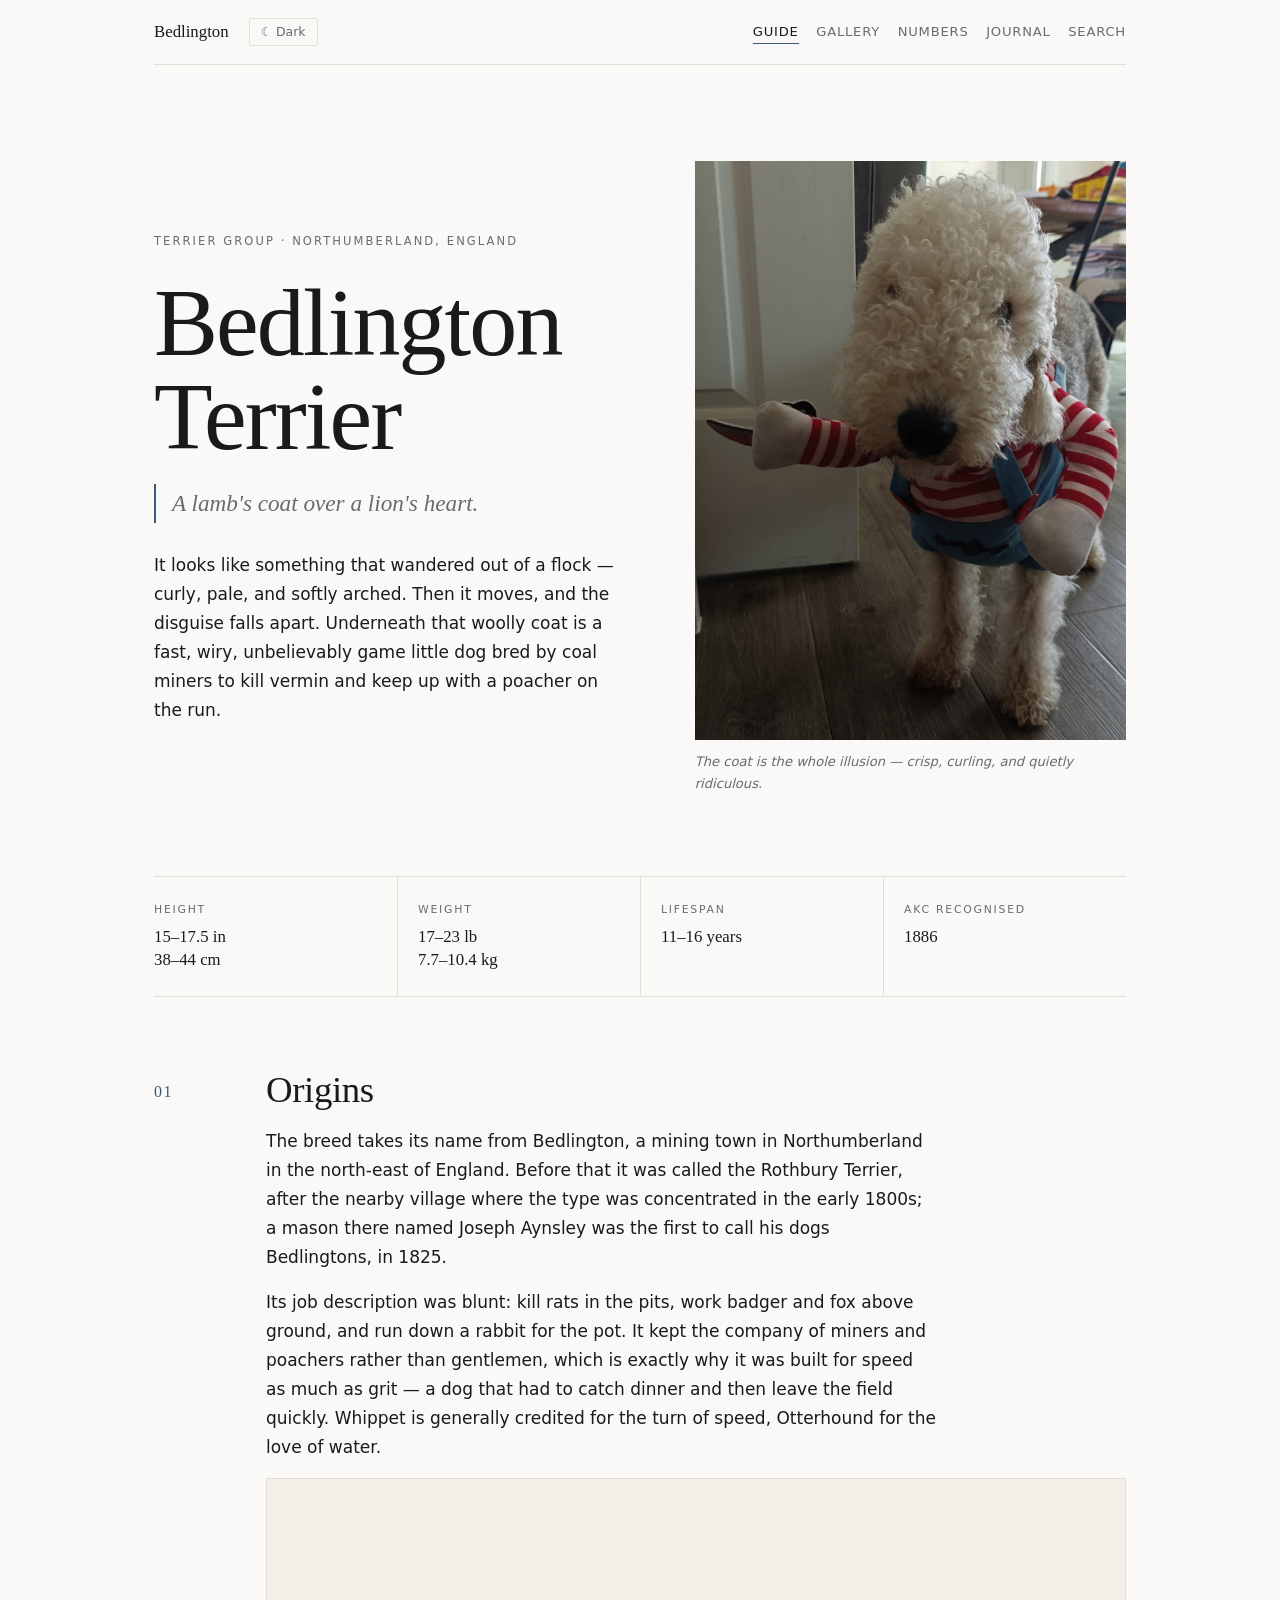
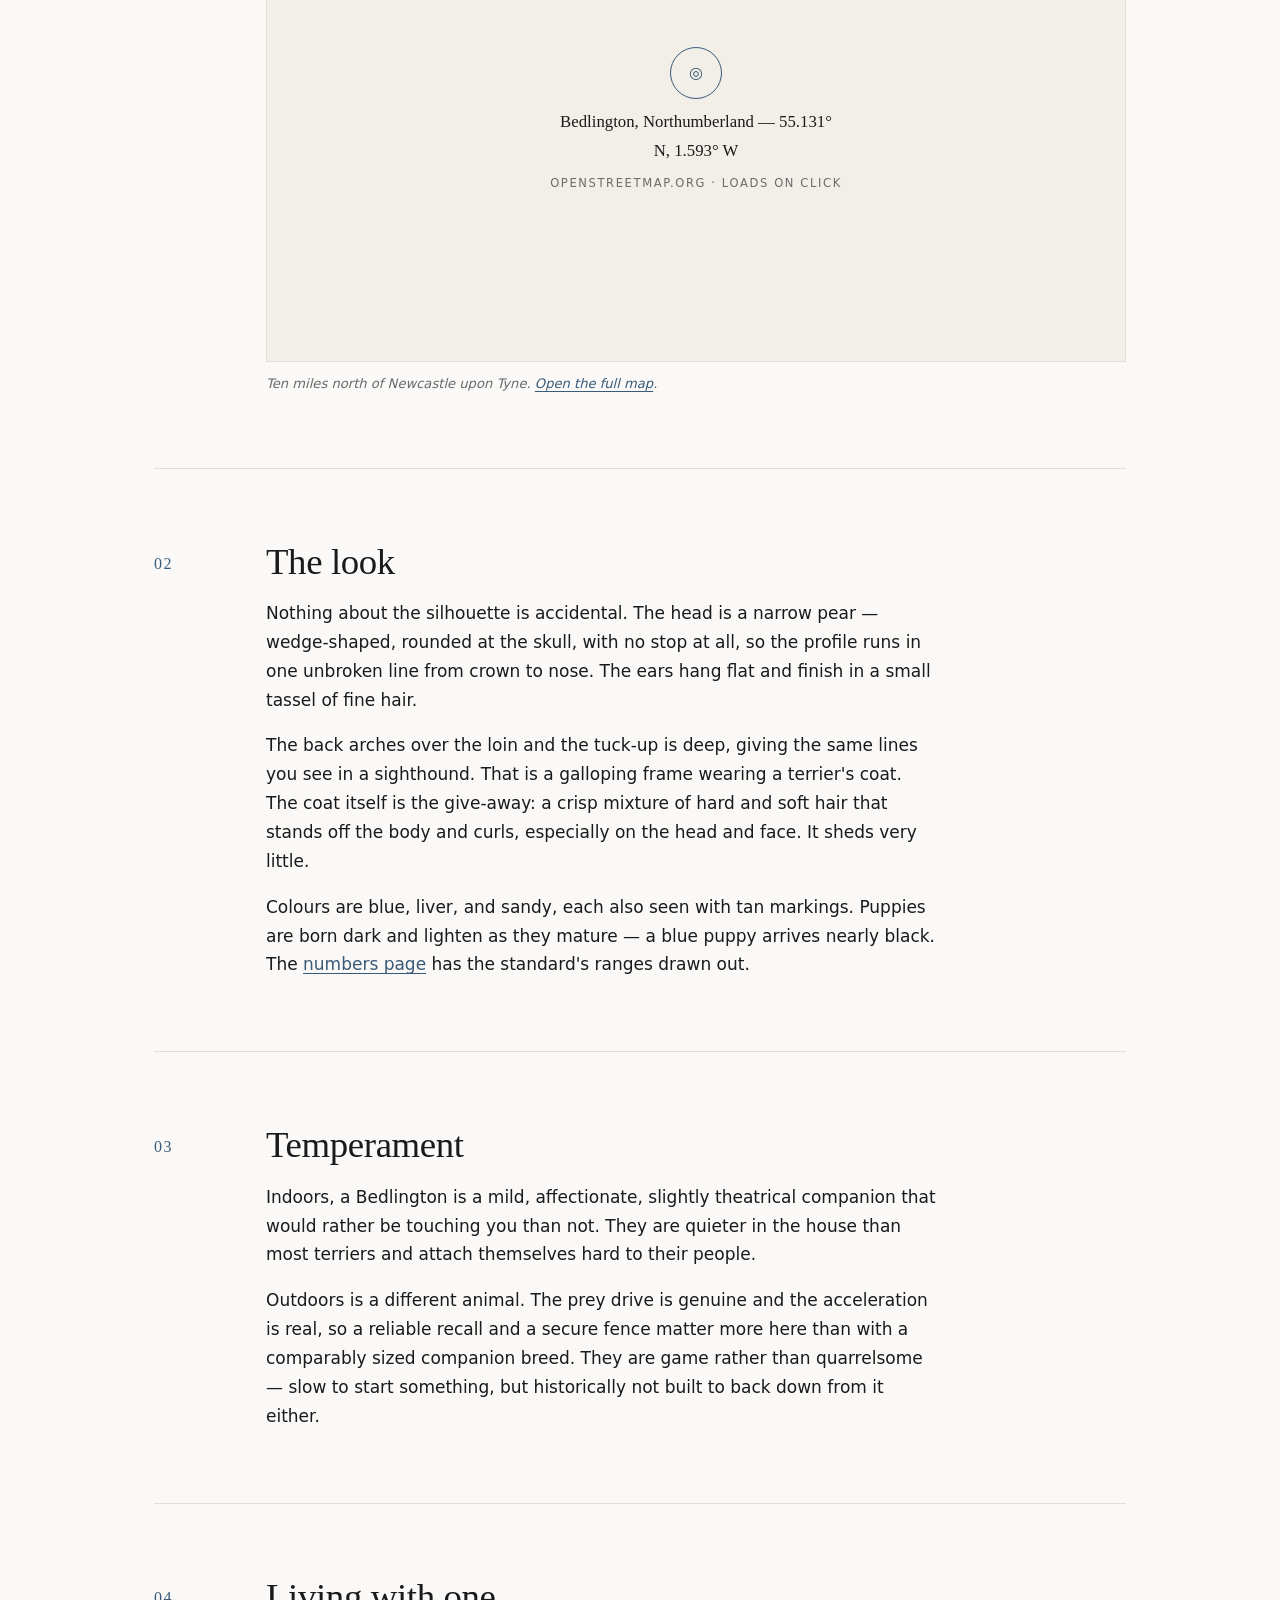
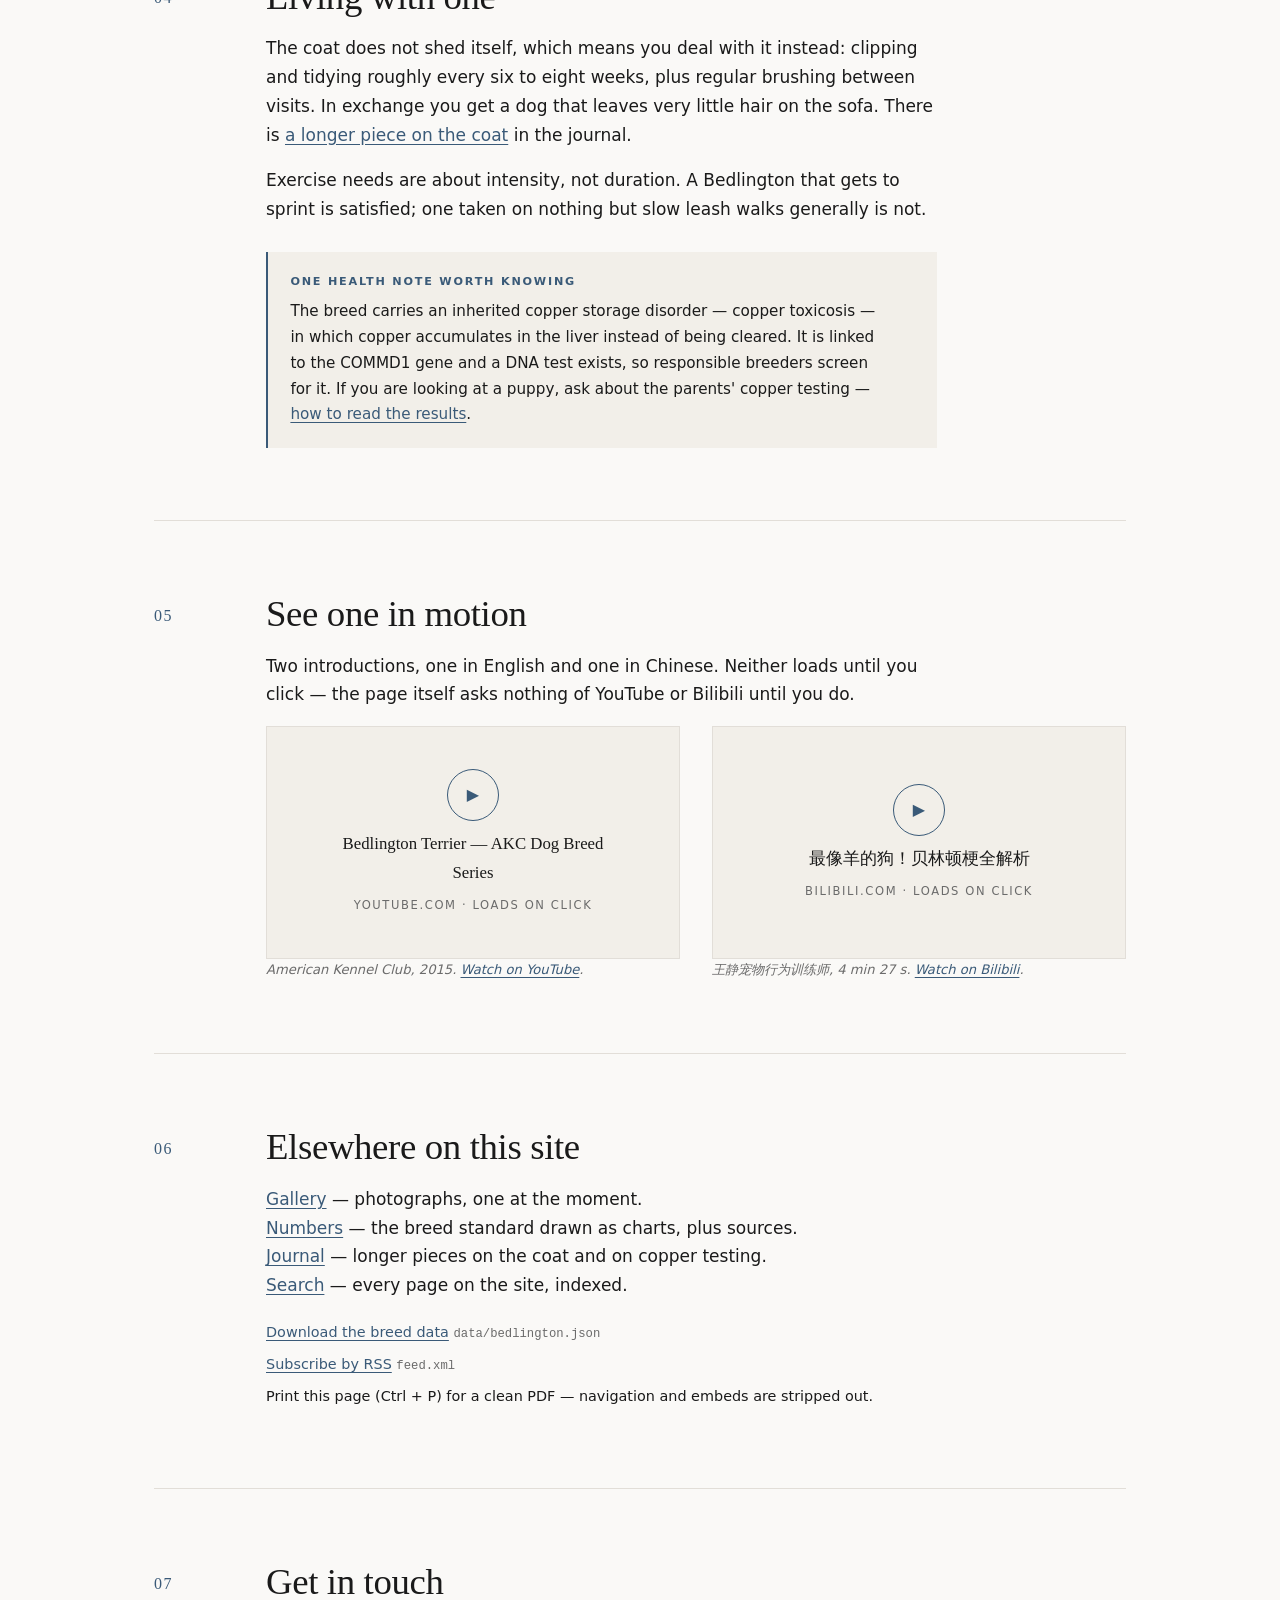
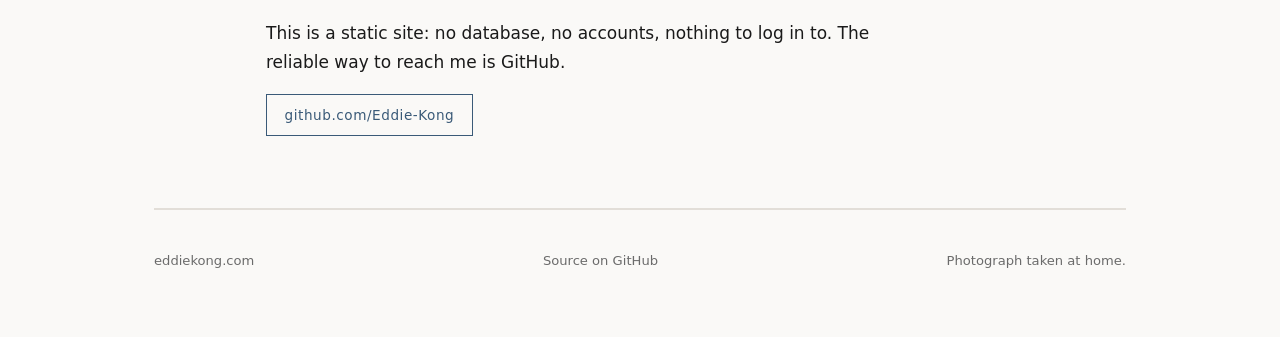
<file: index.html>
<!doctype html>
<!--
  Placeholder site for eddiekong.com.
  The layout (nav / hero / stat strip / numbered sections / media / footer)
  is the skeleton intended for a future self-introduction page — only the
  copy is about the dog for now.
-->
<html lang="en">
<head>
<meta charset="utf-8">
<meta name="viewport" content="width=device-width, initial-scale=1">
<title>Bedlington Terrier</title>
<meta name="description" content="A short field guide to the Bedlington Terrier — the lamb-shaped terrier from Northumberland: origins, looks, temperament and care.">
<link rel="canonical" href="https://eddiekong.com/">
<meta property="og:type" content="website">
<meta property="og:title" content="Bedlington Terrier">
<meta property="og:description" content="A lamb's coat over a lion's heart — a short field guide to the Bedlington Terrier.">
<meta property="og:image" content="https://eddiekong.com/dog.jpg">
<meta property="og:url" content="https://eddiekong.com/">
<meta name="theme-color" content="#faf9f7">
<link rel="icon" href="data:image/svg+xml,<svg xmlns='http://www.w3.org/2000/svg' viewBox='0 0 100 100'><text y='.9em' font-size='90'>🐑</text></svg>">
<link rel="manifest" href="/site.webmanifest">
<link rel="alternate" type="application/rss+xml" title="The Bedlington Journal" href="/feed.xml">
<link rel="stylesheet" href="/assets/site.css">
<script>
  /* Applied before first paint so a chosen theme never flashes. */
  try {
    var t = localStorage.getItem("theme");
    if (t === "dark" || t === "light") document.documentElement.setAttribute("data-theme", t);
  } catch (e) {}
</script>
<!--
  Analytics — off by default. To switch on: create a site at goatcounter.com,
  replace YOURCODE, and uncomment. See README.md.
  <script data-goatcounter="https://YOURCODE.goatcounter.com/count" async src="//gc.zgo.at/count.js"></script>
-->
<script src="/assets/site.js" defer></script>
</head>
<body>

<a class="skip-link" href="#main">Skip to content</a>

<div class="wrap">

  <nav class="nav">
    <a class="nav-home" href="/">Bedlington</a>
    <button class="theme-toggle" id="theme-toggle" type="button">☾ Dark</button>
    <div class="nav-links">
      <a href="/" aria-current="page">Guide</a>
      <a href="/gallery.html">Gallery</a>
      <a href="/numbers.html">Numbers</a>
      <a href="/blog/">Journal</a>
      <a href="/search.html">Search</a>
    </div>
  </nav>

  <main id="main">

    <header class="hero">
      <div>
        <p class="eyebrow">Terrier Group · Northumberland, England</p>
        <h1>Bedlington<br>Terrier</h1>
        <p class="deck">A lamb's coat over a lion's heart.</p>
        <p class="lede">
          It looks like something that wandered out of a flock — curly, pale, and softly
          arched. Then it moves, and the disguise falls apart. Underneath that woolly coat
          is a fast, wiry, unbelievably game little dog bred by coal miners to kill vermin
          and keep up with a poacher on the run.
        </p>
      </div>
      <figure>
        <img class="portrait" src="/dog.jpg" width="1280" height="1718"
             alt="A white curly-coated Bedlington Terrier standing indoors, carrying a striped plush toy in its mouth.">
        <figcaption>The coat is the whole illusion — crisp, curling, and quietly ridiculous.</figcaption>
      </figure>
    </header>

    <dl class="stats">
      <div class="stat">
        <dt>Height</dt>
        <dd>15–17.5 in<br>38–44 cm</dd>
      </div>
      <div class="stat">
        <dt>Weight</dt>
        <dd>17–23 lb<br>7.7–10.4 kg</dd>
      </div>
      <div class="stat">
        <dt>Lifespan</dt>
        <dd>11–16 years</dd>
      </div>
      <div class="stat">
        <dt>AKC recognised</dt>
        <dd>1886</dd>
      </div>
    </dl>

    <section class="chapter">
      <div class="num">01</div>
      <div>
        <h2>Origins</h2>
        <p>
          The breed takes its name from Bedlington, a mining town in Northumberland in the
          north-east of England. Before that it was called the Rothbury Terrier, after the
          nearby village where the type was concentrated in the early 1800s; a mason there
          named Joseph Aynsley was the first to call his dogs Bedlingtons, in 1825.
        </p>
        <p>
          Its job description was blunt: kill rats in the pits, work badger and fox above
          ground, and run down a rabbit for the pot. It kept the company of miners and
          poachers rather than gentlemen, which is exactly why it was built for speed as
          much as grit — a dog that had to catch dinner and then leave the field quickly.
          Whippet is generally credited for the turn of speed, Otterhound for the love of
          water.
        </p>
        <figure>
          <div class="embed"
               data-embed-src="https://www.openstreetmap.org/export/embed.html?bbox=-1.68%2C55.10%2C-1.50%2C55.16&amp;layer=mapnik&amp;marker=55.13061%2C-1.59319"
               data-embed-title="Map of Bedlington, Northumberland">
            <button class="embed-launch" type="button">
              <span class="embed-play" aria-hidden="true">◎</span>
              <span class="embed-title">Bedlington, Northumberland — 55.131° N, 1.593° W</span>
              <span class="embed-host">openstreetmap.org · loads on click</span>
            </button>
          </div>
          <figcaption>
            Ten miles north of Newcastle upon Tyne.
            <a href="https://www.openstreetmap.org/?mlat=55.13061&amp;mlon=-1.59319#map=13/55.13061/-1.59319"
               rel="noopener" target="_blank">Open the full map</a>.
          </figcaption>
        </figure>
      </div>
    </section>

    <section class="chapter">
      <div class="num">02</div>
      <div>
        <h2>The look</h2>
        <p>
          Nothing about the silhouette is accidental. The head is a narrow pear — wedge-shaped,
          rounded at the skull, with no stop at all, so the profile runs in one unbroken line
          from crown to nose. The ears hang flat and finish in a small tassel of fine hair.
        </p>
        <p>
          The back arches over the loin and the tuck-up is deep, giving the same lines you see
          in a sighthound. That is a galloping frame wearing a terrier's coat. The coat itself
          is the give-away: a crisp mixture of hard and soft hair that stands off the body and
          curls, especially on the head and face. It sheds very little.
        </p>
        <p>
          Colours are blue, liver, and sandy, each also seen with tan markings. Puppies are born
          dark and lighten as they mature — a blue puppy arrives nearly black. The
          <a href="/numbers.html">numbers page</a> has the standard's ranges drawn out.
        </p>
      </div>
    </section>

    <section class="chapter">
      <div class="num">03</div>
      <div>
        <h2>Temperament</h2>
        <p>
          Indoors, a Bedlington is a mild, affectionate, slightly theatrical companion that would
          rather be touching you than not. They are quieter in the house than most terriers and
          attach themselves hard to their people.
        </p>
        <p>
          Outdoors is a different animal. The prey drive is genuine and the acceleration is real,
          so a reliable recall and a secure fence matter more here than with a comparably sized
          companion breed. They are game rather than quarrelsome — slow to start something, but
          historically not built to back down from it either.
        </p>
      </div>
    </section>

    <section class="chapter">
      <div class="num">04</div>
      <div>
        <h2>Living with one</h2>
        <p>
          The coat does not shed itself, which means you deal with it instead: clipping and tidying
          roughly every six to eight weeks, plus regular brushing between visits. In exchange you
          get a dog that leaves very little hair on the sofa. There is
          <a href="/blog/coat-and-clipping.html">a longer piece on the coat</a> in the journal.
        </p>
        <p>
          Exercise needs are about intensity, not duration. A Bedlington that gets to sprint is
          satisfied; one taken on nothing but slow leash walks generally is not.
        </p>
        <div class="note">
          <strong>One health note worth knowing</strong>
          <p>
            The breed carries an inherited copper storage disorder — copper toxicosis — in which
            copper accumulates in the liver instead of being cleared. It is linked to the COMMD1
            gene and a DNA test exists, so responsible breeders screen for it. If you are looking
            at a puppy, ask about the parents' copper testing —
            <a href="/blog/copper-testing.html">how to read the results</a>.
          </p>
        </div>
      </div>
    </section>

    <section class="chapter">
      <div class="num">05</div>
      <div>
        <h2>See one in motion</h2>
        <p>
          Two introductions, one in English and one in Chinese. Neither loads until you click —
          the page itself asks nothing of YouTube or Bilibili until you do.
        </p>
        <div class="embed-grid">
          <figure>
            <div class="embed"
                 data-embed-src="https://www.youtube-nocookie.com/embed/5l35Wwj_iBY"
                 data-embed-title="Bedlington Terrier — AKC Dog Breed Series">
              <button class="embed-launch" type="button">
                <span class="embed-play" aria-hidden="true">▶</span>
                <span class="embed-title">Bedlington Terrier — AKC Dog Breed Series</span>
                <span class="embed-host">youtube.com · loads on click</span>
              </button>
            </div>
            <p class="embed-caption">
              American Kennel Club, 2015.
              <a href="https://www.youtube.com/watch?v=5l35Wwj_iBY" rel="noopener" target="_blank">Watch on YouTube</a>.
            </p>
          </figure>
          <figure>
            <div class="embed"
                 data-embed-src="https://player.bilibili.com/player.html?bvid=BV1e34y1b7x8&amp;autoplay=0&amp;danmaku=0&amp;high_quality=1"
                 data-embed-title="最像羊的狗！贝林顿梗全解析">
              <button class="embed-launch" type="button">
                <span class="embed-play" aria-hidden="true">▶</span>
                <span class="embed-title">最像羊的狗！贝林顿梗全解析</span>
                <span class="embed-host">bilibili.com · loads on click</span>
              </button>
            </div>
            <p class="embed-caption">
              王静宠物行为训练师, 4 min 27 s.
              <a href="https://www.bilibili.com/video/BV1e34y1b7x8" rel="noopener" target="_blank">Watch on Bilibili</a>.
            </p>
          </figure>
        </div>
      </div>
    </section>

    <section class="chapter">
      <div class="num">06</div>
      <div>
        <h2>Elsewhere on this site</h2>
        <p>
          <a href="/gallery.html">Gallery</a> — photographs, one at the moment.<br>
          <a href="/numbers.html">Numbers</a> — the breed standard drawn as charts, plus sources.<br>
          <a href="/blog/">Journal</a> — longer pieces on the coat and on copper testing.<br>
          <a href="/search.html">Search</a> — every page on the site, indexed.
        </p>
        <ul class="downloads">
          <li><a href="/data/bedlington.json" download>Download the breed data</a> <code>data/bedlington.json</code></li>
          <li><a href="/feed.xml">Subscribe by RSS</a> <code>feed.xml</code></li>
          <li>Print this page (Ctrl&nbsp;+&nbsp;P) for a clean PDF — navigation and embeds are stripped out.</li>
        </ul>
      </div>
    </section>

    <section class="chapter">
      <div class="num">07</div>
      <div>
        <h2>Get in touch</h2>
        <p>
          This is a static site: no database, no accounts, nothing to log in to. The reliable
          way to reach me is GitHub.
        </p>
        <p>
          <a class="button-link" href="https://github.com/Eddie-Kong" rel="noopener" target="_blank">github.com/Eddie-Kong</a>
        </p>
        <!--
          Contact form — off by default. To switch on: create a form at formspree.io,
          replace YOURFORMID, and uncomment. See README.md.
          <form class="contact-form" action="https://formspree.io/f/YOURFORMID" method="POST">
            <label for="cf-email">Your email</label>
            <input id="cf-email" class="search-input" type="email" name="email" required>
            <label for="cf-msg">Message</label>
            <textarea id="cf-msg" class="search-input" name="message" rows="5" required></textarea>
            <button class="button-link" type="submit">Send</button>
          </form>
        -->
      </div>
    </section>

  </main>

  <footer class="site-footer">
    <p>eddiekong.com</p>
    <p id="last-updated">Source on <a href="https://github.com/Eddie-Kong/Eddie-Kong.github.io" rel="noopener" target="_blank">GitHub</a></p>
    <p>Photograph taken at home.</p>
  </footer>

</div>

</body>
</html>
</file>
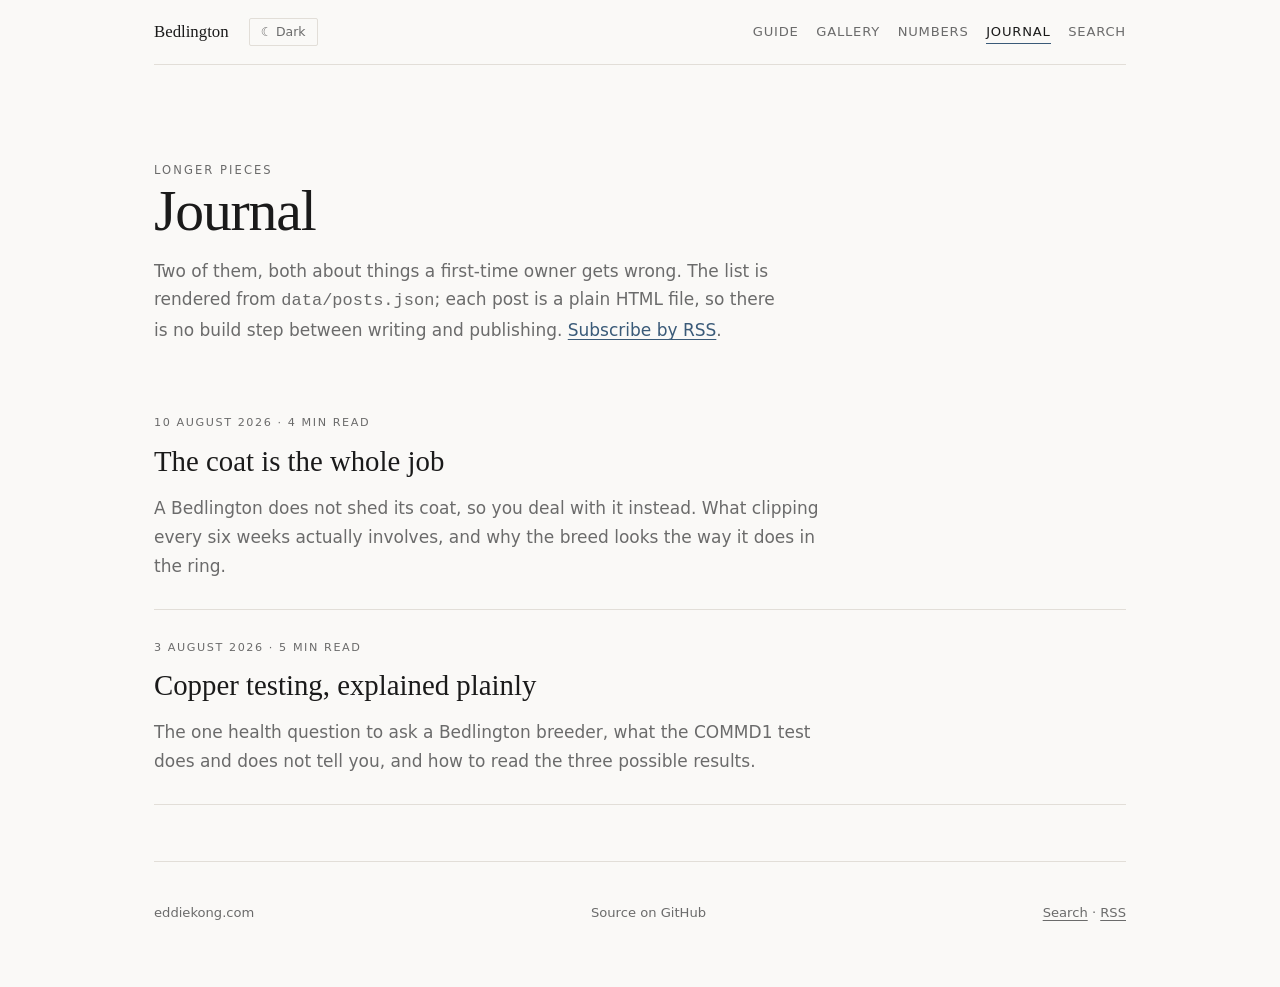
<file: blog/index.html>
<!doctype html>
<html lang="en">
<head>
<meta charset="utf-8">
<meta name="viewport" content="width=device-width, initial-scale=1">
<title>Journal — Bedlington Terrier</title>
<meta name="description" content="Longer pieces about living with a Bedlington Terrier: the coat, and copper testing.">
<link rel="canonical" href="https://eddiekong.com/blog/">
<meta property="og:type" content="website">
<meta property="og:title" content="Journal — Bedlington Terrier">
<meta property="og:description" content="Longer pieces about living with a Bedlington Terrier.">
<meta property="og:image" content="https://eddiekong.com/dog.jpg">
<meta property="og:url" content="https://eddiekong.com/blog/">
<meta name="theme-color" content="#faf9f7">
<link rel="icon" href="data:image/svg+xml,<svg xmlns='http://www.w3.org/2000/svg' viewBox='0 0 100 100'><text y='.9em' font-size='90'>🐑</text></svg>">
<link rel="manifest" href="/site.webmanifest">
<link rel="alternate" type="application/rss+xml" title="The Bedlington Journal" href="/feed.xml">
<link rel="stylesheet" href="/assets/site.css">
<script>
  try {
    var t = localStorage.getItem("theme");
    if (t === "dark" || t === "light") document.documentElement.setAttribute("data-theme", t);
  } catch (e) {}
</script>
<script src="/assets/site.js" defer></script>
</head>
<body>

<a class="skip-link" href="#main">Skip to content</a>

<div class="wrap">

  <nav class="nav">
    <a class="nav-home" href="/">Bedlington</a>
    <button class="theme-toggle" id="theme-toggle" type="button">☾ Dark</button>
    <div class="nav-links">
      <a href="/">Guide</a>
      <a href="/gallery.html">Gallery</a>
      <a href="/numbers.html">Numbers</a>
      <a href="/blog/" aria-current="page">Journal</a>
      <a href="/search.html">Search</a>
    </div>
  </nav>

  <main id="main">

    <header class="page-head">
      <p class="eyebrow">Longer pieces</p>
      <h1>Journal</h1>
      <p>
        Two of them, both about things a first-time owner gets wrong. The list is
        rendered from <code>data/posts.json</code>; each post is a plain HTML file, so
        there is no build step between writing and publishing.
        <a href="/feed.xml">Subscribe by RSS</a>.
      </p>
    </header>

    <ul class="post-list" id="post-list">
      <li>Loading posts…</li>
    </ul>

  </main>

  <footer class="site-footer">
    <p>eddiekong.com</p>
    <p id="last-updated">Source on <a href="https://github.com/Eddie-Kong/Eddie-Kong.github.io" rel="noopener" target="_blank">GitHub</a></p>
    <p><a href="/search.html">Search</a> · <a href="/feed.xml">RSS</a></p>
  </footer>

</div>

</body>
</html>
</file>
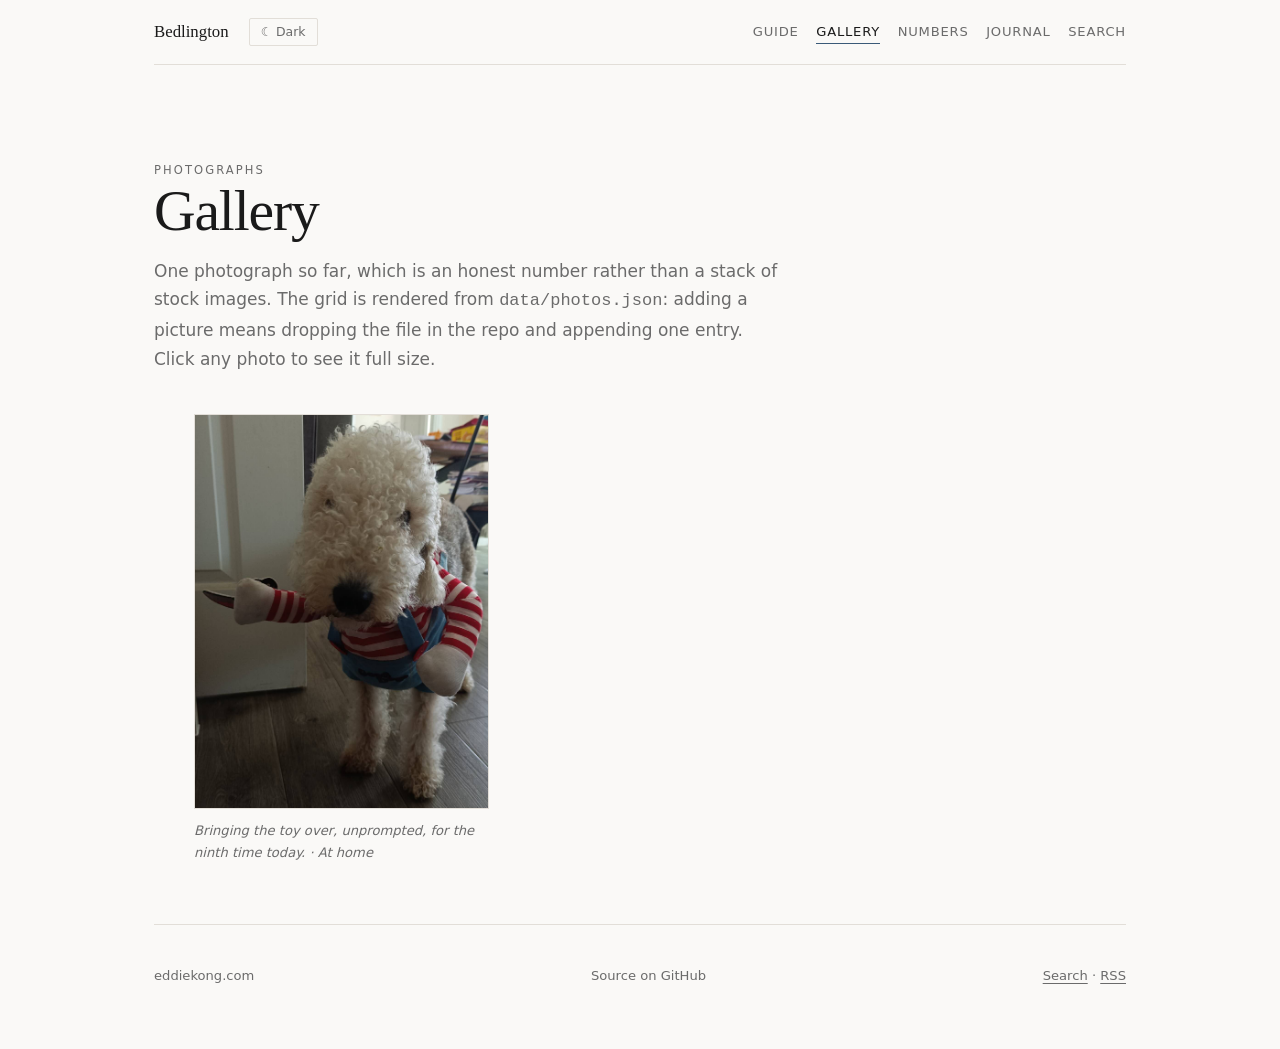
<file: gallery.html>
<!doctype html>
<html lang="en">
<head>
<meta charset="utf-8">
<meta name="viewport" content="width=device-width, initial-scale=1">
<title>Gallery — Bedlington Terrier</title>
<meta name="description" content="Photographs of a Bedlington Terrier. The gallery is driven by data/photos.json — adding a picture means adding one line.">
<link rel="canonical" href="https://eddiekong.com/gallery.html">
<meta property="og:type" content="website">
<meta property="og:title" content="Gallery — Bedlington Terrier">
<meta property="og:description" content="Photographs of a Bedlington Terrier.">
<meta property="og:image" content="https://eddiekong.com/dog.jpg">
<meta property="og:url" content="https://eddiekong.com/gallery.html">
<meta name="theme-color" content="#faf9f7">
<link rel="icon" href="data:image/svg+xml,<svg xmlns='http://www.w3.org/2000/svg' viewBox='0 0 100 100'><text y='.9em' font-size='90'>🐑</text></svg>">
<link rel="manifest" href="/site.webmanifest">
<link rel="alternate" type="application/rss+xml" title="The Bedlington Journal" href="/feed.xml">
<link rel="stylesheet" href="/assets/site.css">
<script>
  try {
    var t = localStorage.getItem("theme");
    if (t === "dark" || t === "light") document.documentElement.setAttribute("data-theme", t);
  } catch (e) {}
</script>
<script src="/assets/site.js" defer></script>
</head>
<body>

<a class="skip-link" href="#main">Skip to content</a>

<div class="wrap">

  <nav class="nav">
    <a class="nav-home" href="/">Bedlington</a>
    <button class="theme-toggle" id="theme-toggle" type="button">☾ Dark</button>
    <div class="nav-links">
      <a href="/">Guide</a>
      <a href="/gallery.html" aria-current="page">Gallery</a>
      <a href="/numbers.html">Numbers</a>
      <a href="/blog/">Journal</a>
      <a href="/search.html">Search</a>
    </div>
  </nav>

  <main id="main">

    <header class="page-head">
      <p class="eyebrow">Photographs</p>
      <h1>Gallery</h1>
      <p>
        One photograph so far, which is an honest number rather than a stack of stock
        images. The grid is rendered from <code>data/photos.json</code>: adding a picture
        means dropping the file in the repo and appending one entry. Click any photo to
        see it full size.
      </p>
    </header>

    <ul class="gallery" id="gallery">
      <li>Loading photographs…</li>
    </ul>

  </main>

  <footer class="site-footer">
    <p>eddiekong.com</p>
    <p id="last-updated">Source on <a href="https://github.com/Eddie-Kong/Eddie-Kong.github.io" rel="noopener" target="_blank">GitHub</a></p>
    <p><a href="/search.html">Search</a> · <a href="/feed.xml">RSS</a></p>
  </footer>

</div>

<div class="lightbox" id="lightbox" hidden>
  <button class="lightbox-close" id="lightbox-close" type="button">Close ✕</button>
  <img id="lightbox-img" alt="">
  <p class="lightbox-caption" id="lightbox-caption"></p>
</div>

</body>
</html>
</file>
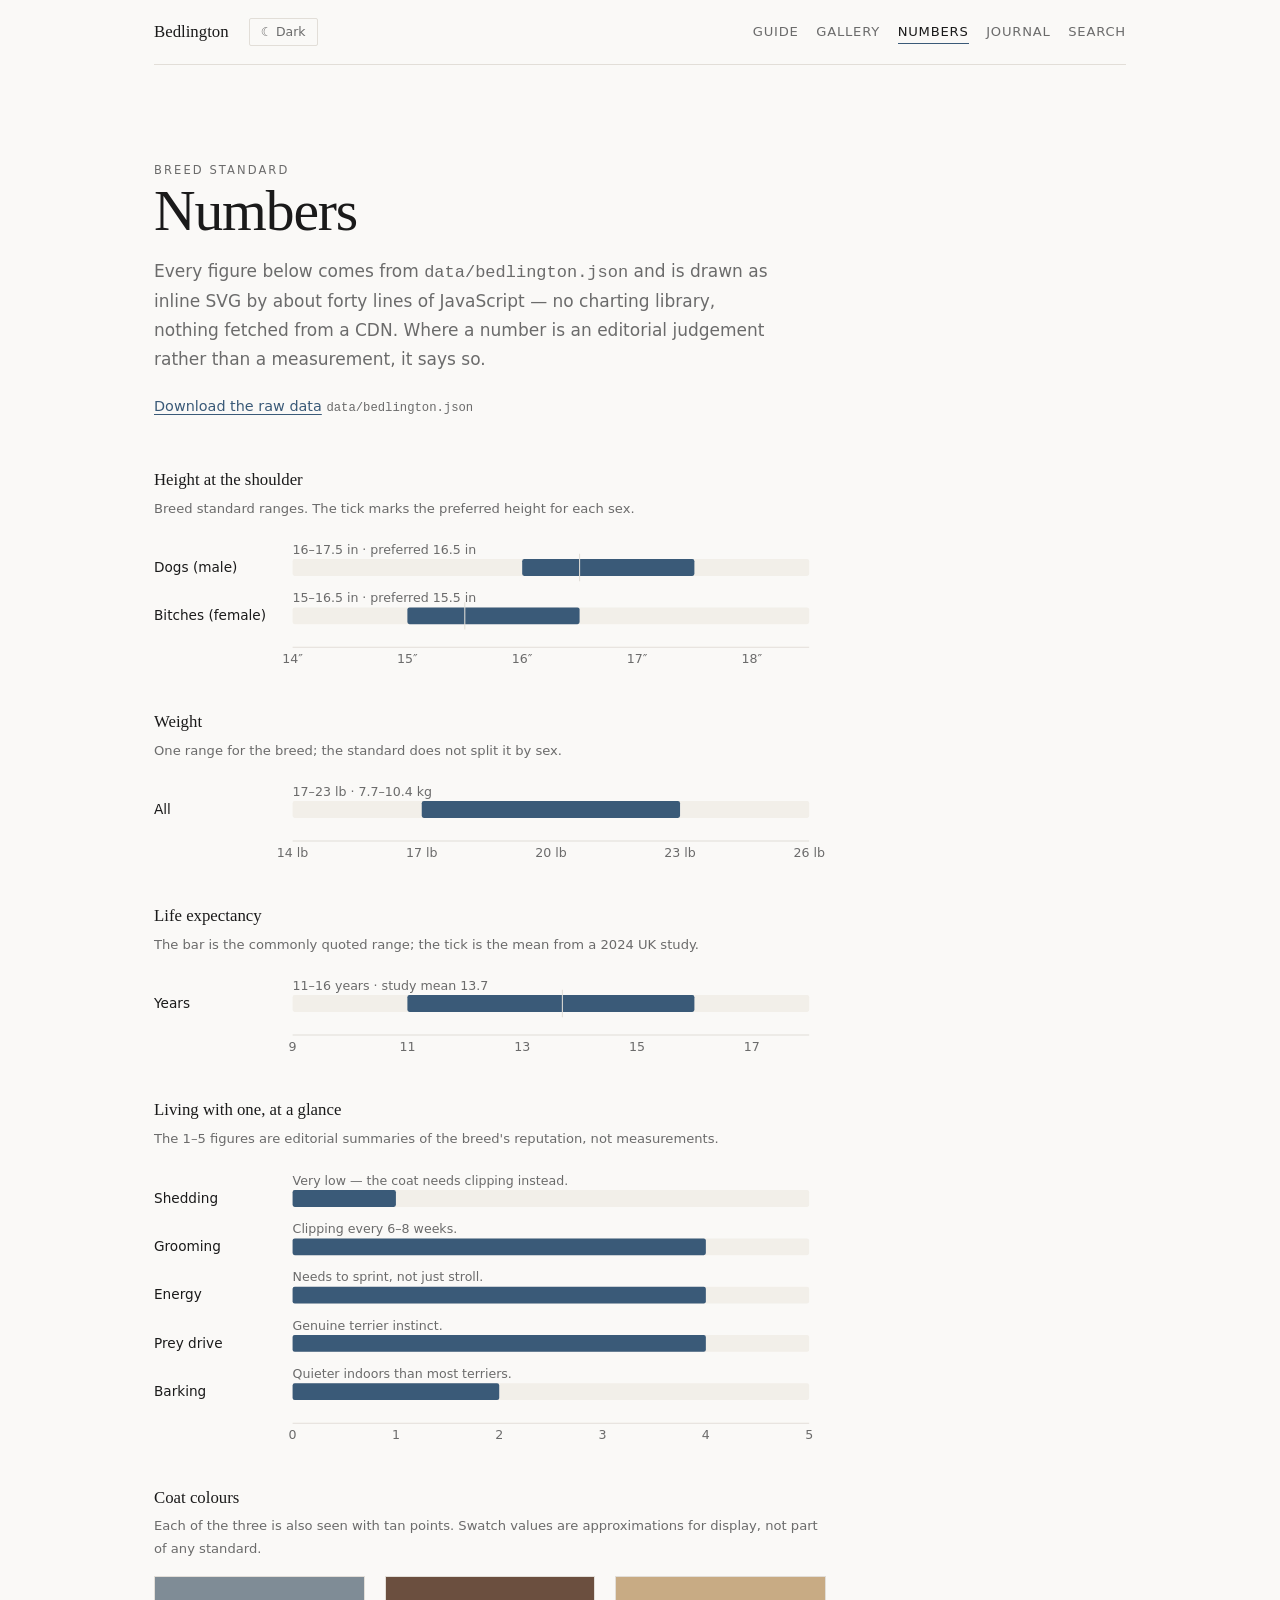
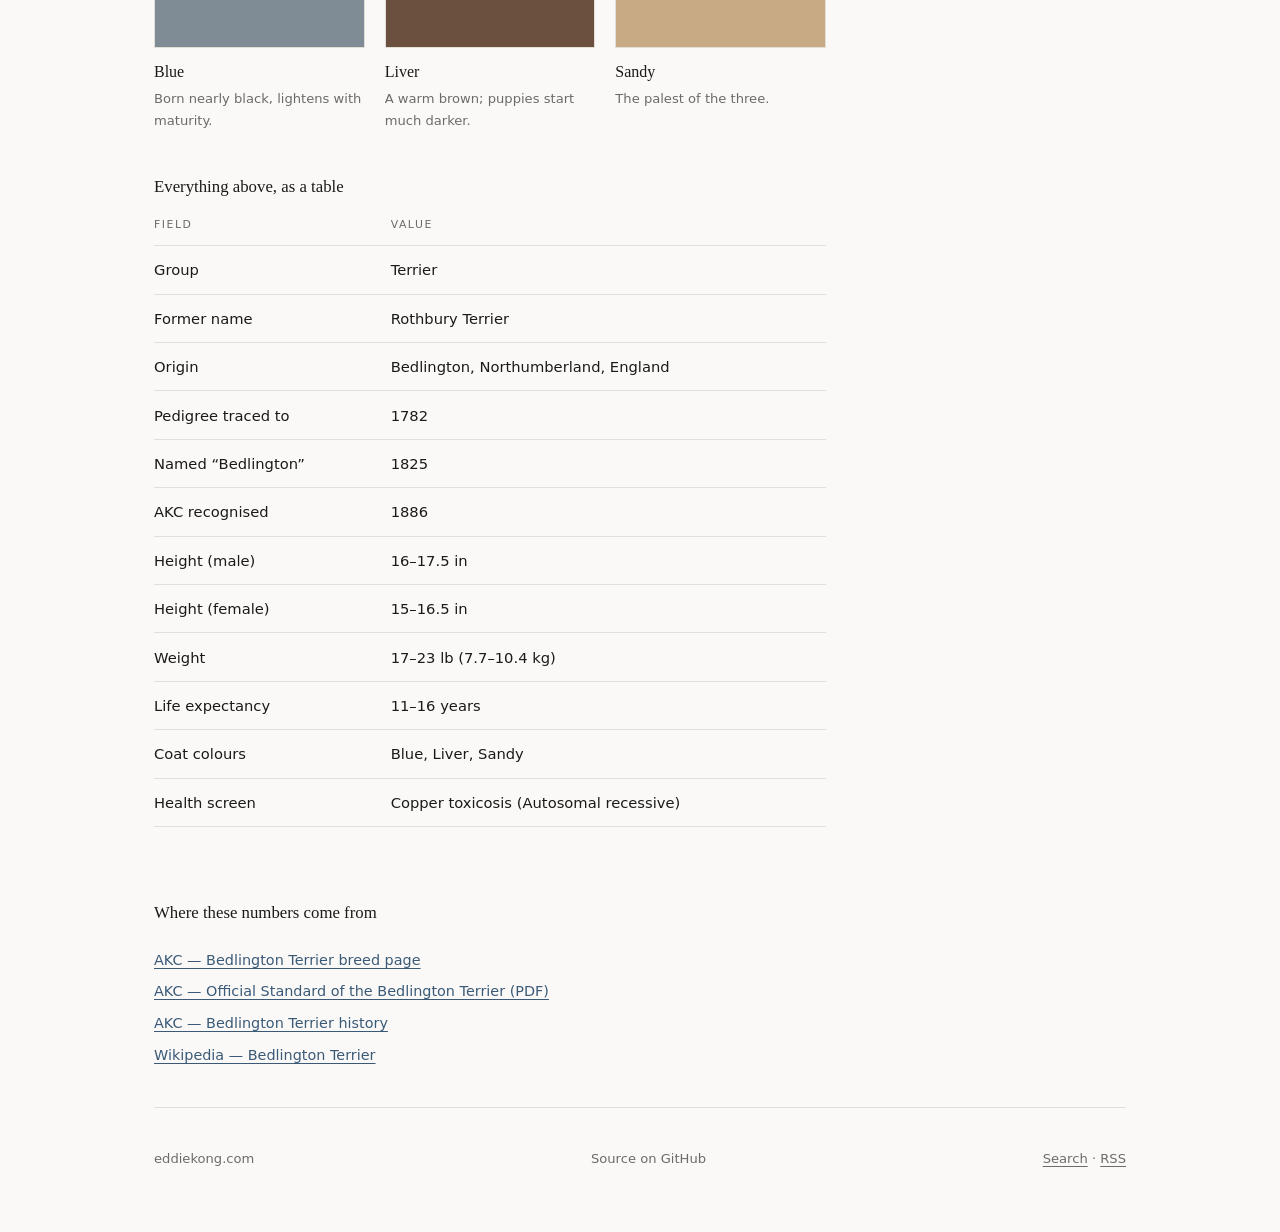
<file: numbers.html>
<!doctype html>
<html lang="en">
<head>
<meta charset="utf-8">
<meta name="viewport" content="width=device-width, initial-scale=1">
<title>Numbers — Bedlington Terrier</title>
<meta name="description" content="The Bedlington Terrier breed standard drawn as charts: height by sex, weight, life expectancy, coat colours, plus the sources for every figure.">
<link rel="canonical" href="https://eddiekong.com/numbers.html">
<meta property="og:type" content="website">
<meta property="og:title" content="Numbers — Bedlington Terrier">
<meta property="og:description" content="The breed standard drawn as charts, with sources.">
<meta property="og:image" content="https://eddiekong.com/dog.jpg">
<meta property="og:url" content="https://eddiekong.com/numbers.html">
<meta name="theme-color" content="#faf9f7">
<link rel="icon" href="data:image/svg+xml,<svg xmlns='http://www.w3.org/2000/svg' viewBox='0 0 100 100'><text y='.9em' font-size='90'>🐑</text></svg>">
<link rel="manifest" href="/site.webmanifest">
<link rel="alternate" type="application/rss+xml" title="The Bedlington Journal" href="/feed.xml">
<link rel="stylesheet" href="/assets/site.css">
<script>
  try {
    var t = localStorage.getItem("theme");
    if (t === "dark" || t === "light") document.documentElement.setAttribute("data-theme", t);
  } catch (e) {}
</script>
<script src="/assets/site.js" defer></script>
</head>
<body>

<a class="skip-link" href="#main">Skip to content</a>

<div class="wrap">

  <nav class="nav">
    <a class="nav-home" href="/">Bedlington</a>
    <button class="theme-toggle" id="theme-toggle" type="button">☾ Dark</button>
    <div class="nav-links">
      <a href="/">Guide</a>
      <a href="/gallery.html">Gallery</a>
      <a href="/numbers.html" aria-current="page">Numbers</a>
      <a href="/blog/">Journal</a>
      <a href="/search.html">Search</a>
    </div>
  </nav>

  <main id="main">

    <header class="page-head">
      <p class="eyebrow">Breed standard</p>
      <h1>Numbers</h1>
      <p>
        Every figure below comes from <code>data/bedlington.json</code> and is drawn as
        inline SVG by about forty lines of JavaScript — no charting library, nothing
        fetched from a CDN. Where a number is an editorial judgement rather than a
        measurement, it says so.
      </p>
      <ul class="downloads">
        <li><a href="/data/bedlington.json" download>Download the raw data</a> <code>data/bedlington.json</code></li>
      </ul>
    </header>

    <div id="charts">
      <p class="search-status">Loading the breed data…</p>
    </div>

  </main>

  <footer class="site-footer">
    <p>eddiekong.com</p>
    <p id="last-updated">Source on <a href="https://github.com/Eddie-Kong/Eddie-Kong.github.io" rel="noopener" target="_blank">GitHub</a></p>
    <p><a href="/search.html">Search</a> · <a href="/feed.xml">RSS</a></p>
  </footer>

</div>

</body>
</html>
</file>
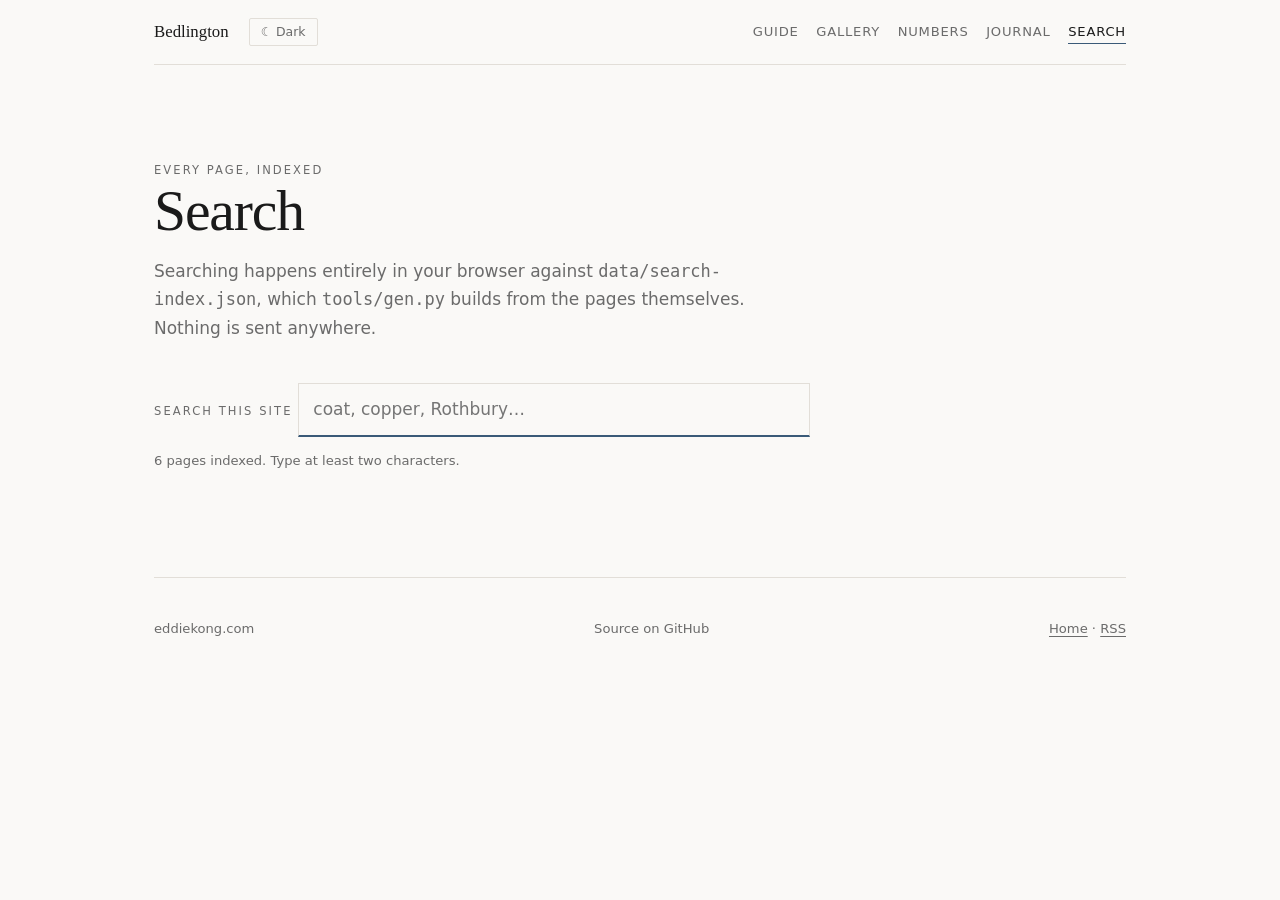
<file: search.html>
<!doctype html>
<html lang="en">
<head>
<meta charset="utf-8">
<meta name="viewport" content="width=device-width, initial-scale=1">
<title>Search — Bedlington Terrier</title>
<meta name="description" content="Search every page on this site. The index is generated from the pages themselves, so it cannot drift out of date.">
<link rel="canonical" href="https://eddiekong.com/search.html">
<meta name="robots" content="noindex">
<meta property="og:type" content="website">
<meta property="og:title" content="Search — Bedlington Terrier">
<meta property="og:description" content="Search every page on this site.">
<meta property="og:image" content="https://eddiekong.com/dog.jpg">
<meta property="og:url" content="https://eddiekong.com/search.html">
<meta name="theme-color" content="#faf9f7">
<link rel="icon" href="data:image/svg+xml,<svg xmlns='http://www.w3.org/2000/svg' viewBox='0 0 100 100'><text y='.9em' font-size='90'>🐑</text></svg>">
<link rel="manifest" href="/site.webmanifest">
<link rel="alternate" type="application/rss+xml" title="The Bedlington Journal" href="/feed.xml">
<link rel="stylesheet" href="/assets/site.css">
<script>
  try {
    var t = localStorage.getItem("theme");
    if (t === "dark" || t === "light") document.documentElement.setAttribute("data-theme", t);
  } catch (e) {}
</script>
<script src="/assets/site.js" defer></script>
</head>
<body>

<a class="skip-link" href="#main">Skip to content</a>

<div class="wrap">

  <nav class="nav">
    <a class="nav-home" href="/">Bedlington</a>
    <button class="theme-toggle" id="theme-toggle" type="button">☾ Dark</button>
    <div class="nav-links">
      <a href="/">Guide</a>
      <a href="/gallery.html">Gallery</a>
      <a href="/numbers.html">Numbers</a>
      <a href="/blog/">Journal</a>
      <a href="/search.html" aria-current="page">Search</a>
    </div>
  </nav>

  <main id="main">

    <header class="page-head">
      <p class="eyebrow">Every page, indexed</p>
      <h1>Search</h1>
      <p>
        Searching happens entirely in your browser against
        <code>data/search-index.json</code>, which <code>tools/gen.py</code> builds from
        the pages themselves. Nothing is sent anywhere.
      </p>
    </header>

    <form class="search-form" role="search" onsubmit="return false;">
      <label class="eyebrow" for="search-input">Search this site</label>
      <input class="search-input" id="search-input" type="search"
             placeholder="coat, copper, Rothbury…" autocomplete="off" autofocus>
      <p class="search-status" id="search-status">Loading the index…</p>
    </form>

    <ul class="search-results" id="search-results"></ul>

  </main>

  <footer class="site-footer">
    <p>eddiekong.com</p>
    <p id="last-updated">Source on <a href="https://github.com/Eddie-Kong/Eddie-Kong.github.io" rel="noopener" target="_blank">GitHub</a></p>
    <p><a href="/">Home</a> · <a href="/feed.xml">RSS</a></p>
  </footer>

</div>

</body>
</html>
</file>
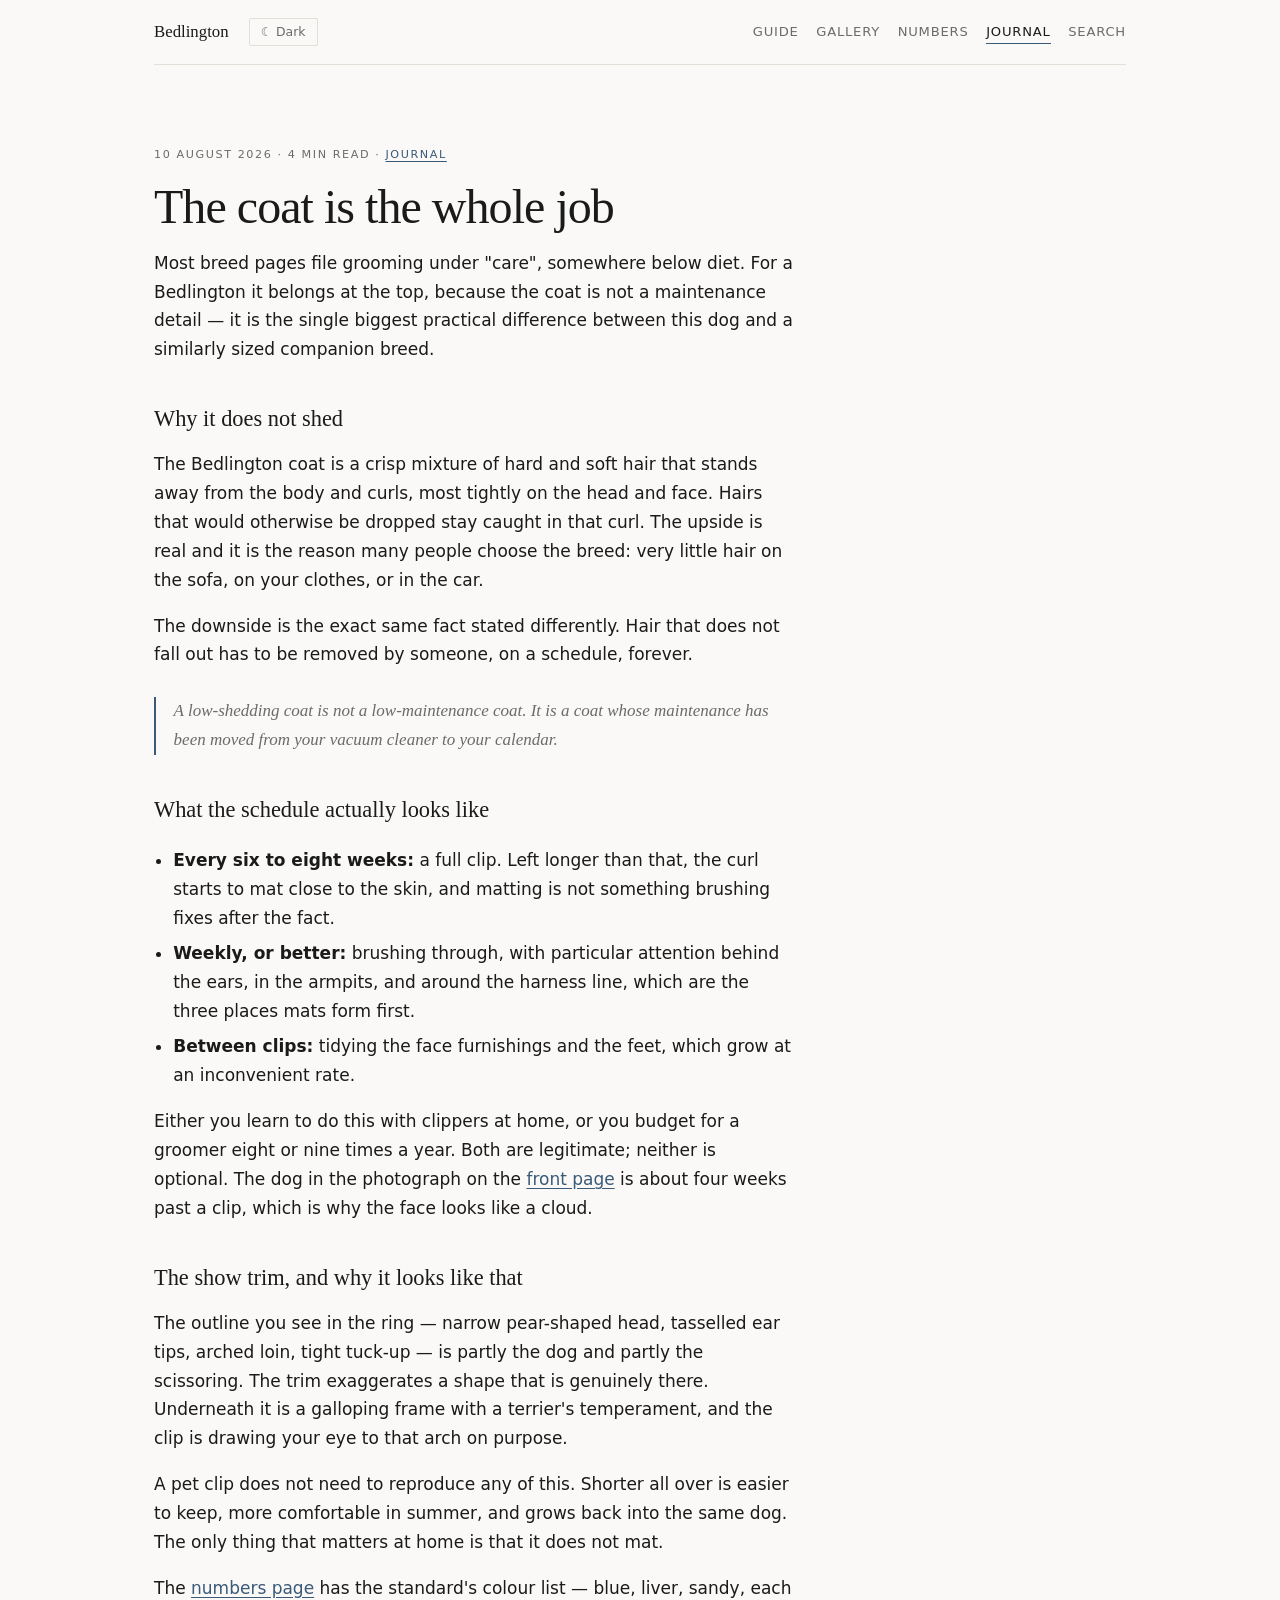
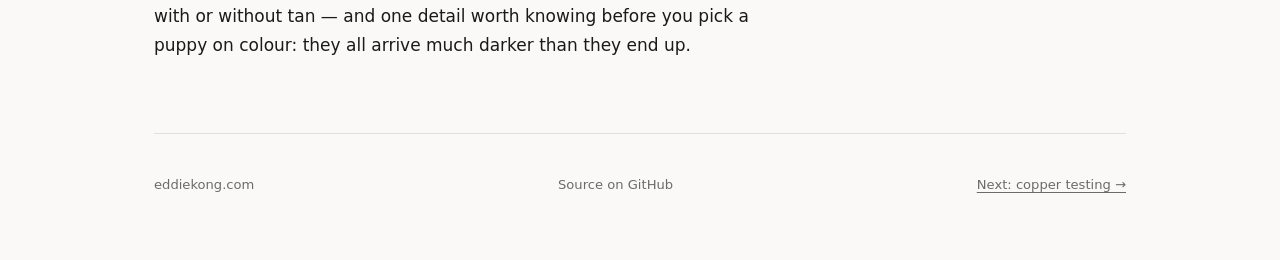
<file: blog/coat-and-clipping.html>
<!doctype html>
<html lang="en">
<head>
<meta charset="utf-8">
<meta name="viewport" content="width=device-width, initial-scale=1">
<title>The coat is the whole job — Bedlington Terrier</title>
<meta name="description" content="A Bedlington does not shed its coat, so you deal with it instead. What clipping every six weeks actually involves, and why the breed looks the way it does in the ring.">
<link rel="canonical" href="https://eddiekong.com/blog/coat-and-clipping.html">
<meta property="og:type" content="article">
<meta property="og:title" content="The coat is the whole job">
<meta property="og:description" content="A Bedlington does not shed its coat, so you deal with it instead.">
<meta property="og:image" content="https://eddiekong.com/dog.jpg">
<meta property="og:url" content="https://eddiekong.com/blog/coat-and-clipping.html">
<meta name="theme-color" content="#faf9f7">
<link rel="icon" href="data:image/svg+xml,<svg xmlns='http://www.w3.org/2000/svg' viewBox='0 0 100 100'><text y='.9em' font-size='90'>🐑</text></svg>">
<link rel="manifest" href="/site.webmanifest">
<link rel="alternate" type="application/rss+xml" title="The Bedlington Journal" href="/feed.xml">
<link rel="stylesheet" href="/assets/site.css">
<script>
  try {
    var t = localStorage.getItem("theme");
    if (t === "dark" || t === "light") document.documentElement.setAttribute("data-theme", t);
  } catch (e) {}
</script>
<script src="/assets/site.js" defer></script>
</head>
<body>

<a class="skip-link" href="#main">Skip to content</a>

<div class="wrap">

  <nav class="nav">
    <a class="nav-home" href="/">Bedlington</a>
    <button class="theme-toggle" id="theme-toggle" type="button">☾ Dark</button>
    <div class="nav-links">
      <a href="/">Guide</a>
      <a href="/gallery.html">Gallery</a>
      <a href="/numbers.html">Numbers</a>
      <a href="/blog/" aria-current="page">Journal</a>
      <a href="/search.html">Search</a>
    </div>
  </nav>

  <main id="main">

    <article class="article">

      <p class="post-meta">10 August 2026 · 4 min read · <a href="/blog/">Journal</a></p>
      <h1>The coat is the whole job</h1>

      <p>
        Most breed pages file grooming under "care", somewhere below diet. For a
        Bedlington it belongs at the top, because the coat is not a maintenance detail —
        it is the single biggest practical difference between this dog and a similarly
        sized companion breed.
      </p>

      <h2>Why it does not shed</h2>

      <p>
        The Bedlington coat is a crisp mixture of hard and soft hair that stands away from
        the body and curls, most tightly on the head and face. Hairs that would otherwise
        be dropped stay caught in that curl. The upside is real and it is the reason many
        people choose the breed: very little hair on the sofa, on your clothes, or in the
        car.
      </p>

      <p>
        The downside is the exact same fact stated differently. Hair that does not fall
        out has to be removed by someone, on a schedule, forever.
      </p>

      <blockquote>
        A low-shedding coat is not a low-maintenance coat. It is a coat whose maintenance
        has been moved from your vacuum cleaner to your calendar.
      </blockquote>

      <h2>What the schedule actually looks like</h2>

      <ul>
        <li><strong>Every six to eight weeks:</strong> a full clip. Left longer than that, the curl starts to mat close to the skin, and matting is not something brushing fixes after the fact.</li>
        <li><strong>Weekly, or better:</strong> brushing through, with particular attention behind the ears, in the armpits, and around the harness line, which are the three places mats form first.</li>
        <li><strong>Between clips:</strong> tidying the face furnishings and the feet, which grow at an inconvenient rate.</li>
      </ul>

      <p>
        Either you learn to do this with clippers at home, or you budget for a groomer
        eight or nine times a year. Both are legitimate; neither is optional. The dog in
        the photograph on the <a href="/">front page</a> is about four weeks past a clip,
        which is why the face looks like a cloud.
      </p>

      <h2>The show trim, and why it looks like that</h2>

      <p>
        The outline you see in the ring — narrow pear-shaped head, tasselled ear tips,
        arched loin, tight tuck-up — is partly the dog and partly the scissoring. The trim
        exaggerates a shape that is genuinely there. Underneath it is a galloping frame
        with a terrier's temperament, and the clip is drawing your eye to that arch on
        purpose.
      </p>

      <p>
        A pet clip does not need to reproduce any of this. Shorter all over is easier to
        keep, more comfortable in summer, and grows back into the same dog. The only thing
        that matters at home is that it does not mat.
      </p>

      <p>
        The <a href="/numbers.html">numbers page</a> has the standard's colour list —
        blue, liver, sandy, each with or without tan — and one detail worth knowing before
        you pick a puppy on colour: they all arrive much darker than they end up.
      </p>

    </article>

    <!--
      Comments — off by default. To switch on: enable Discussions on the repo,
      install giscus.app, replace the four REPLACE_ME values, and uncomment.
      See README.md.
      <script src="https://giscus.app/client.js"
              data-repo="Eddie-Kong/Eddie-Kong.github.io"
              data-repo-id="REPLACE_ME"
              data-category="Announcements"
              data-category-id="REPLACE_ME"
              data-mapping="pathname"
              data-theme="preferred_color_scheme"
              crossorigin="anonymous"
              async></script>
    -->

  </main>

  <footer class="site-footer">
    <p>eddiekong.com</p>
    <p id="last-updated">Source on <a href="https://github.com/Eddie-Kong/Eddie-Kong.github.io" rel="noopener" target="_blank">GitHub</a></p>
    <p><a href="/blog/copper-testing.html">Next: copper testing →</a></p>
  </footer>

</div>

</body>
</html>
</file>
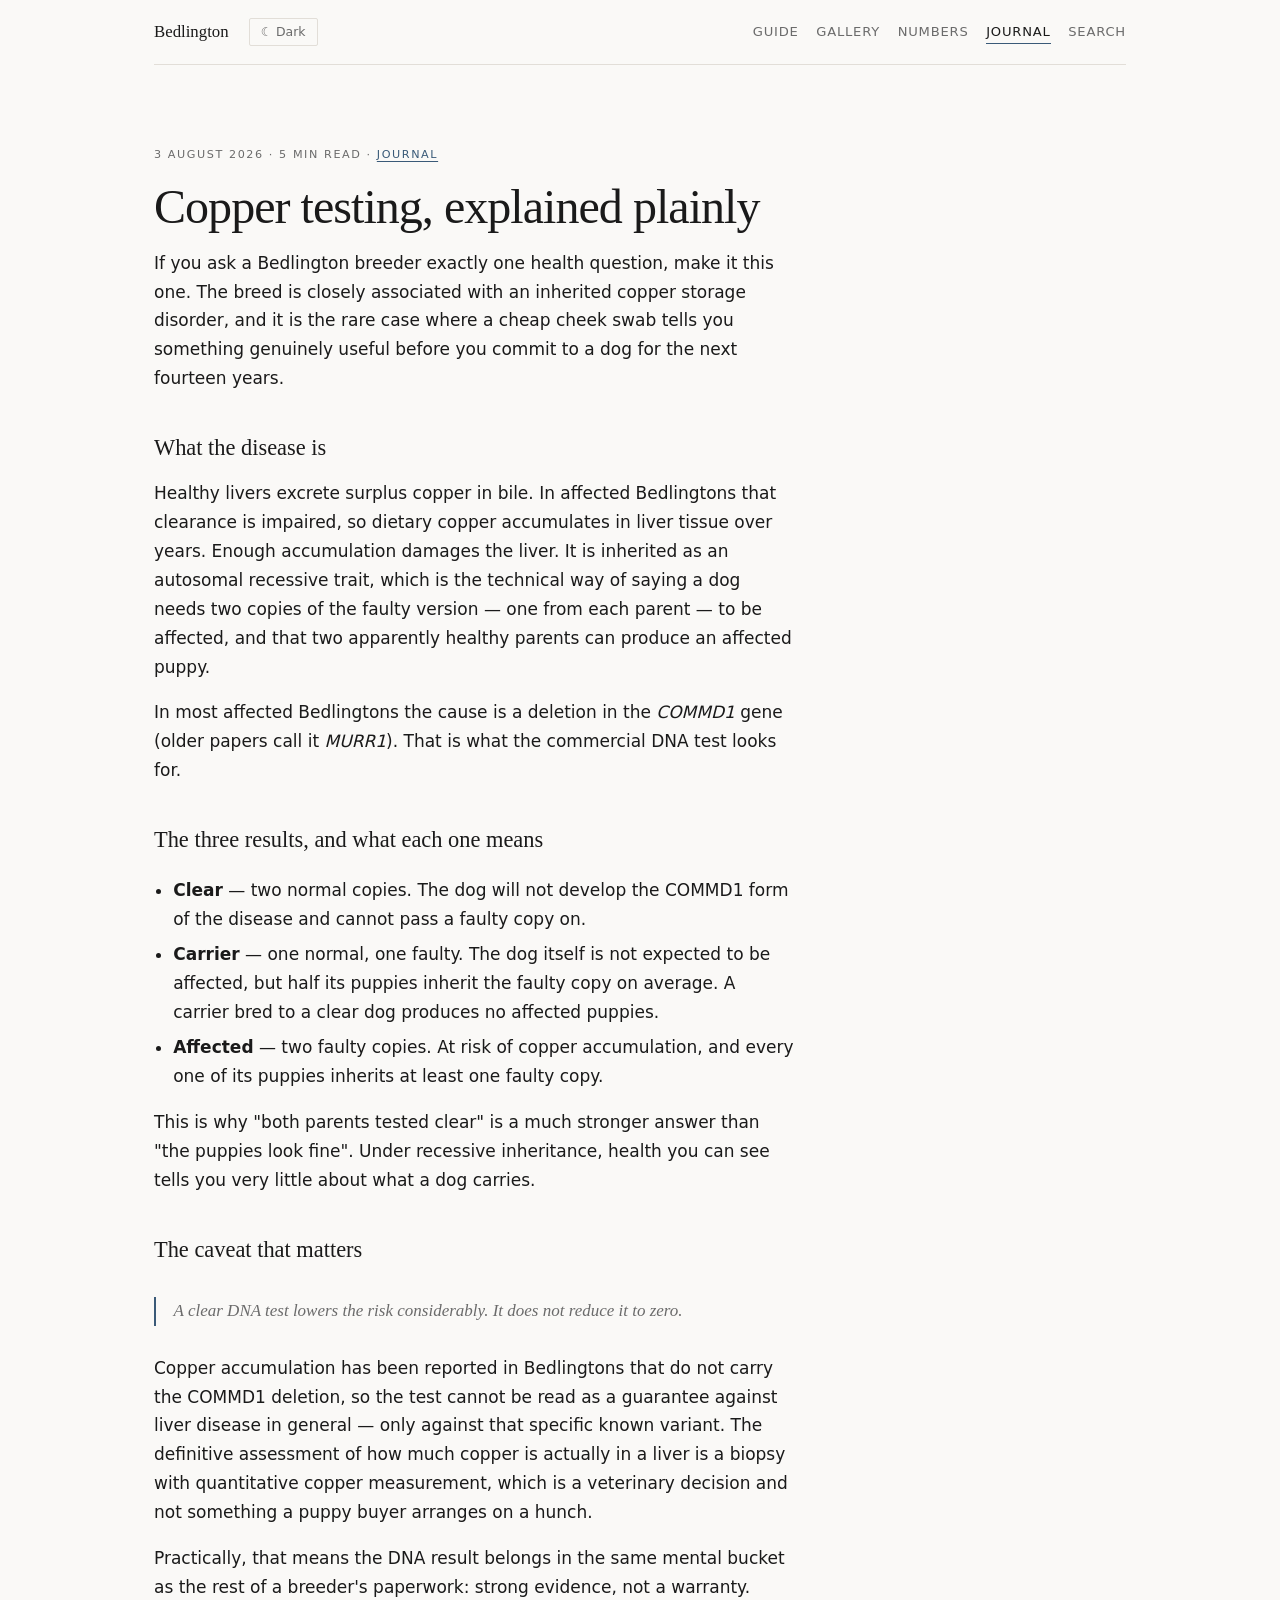
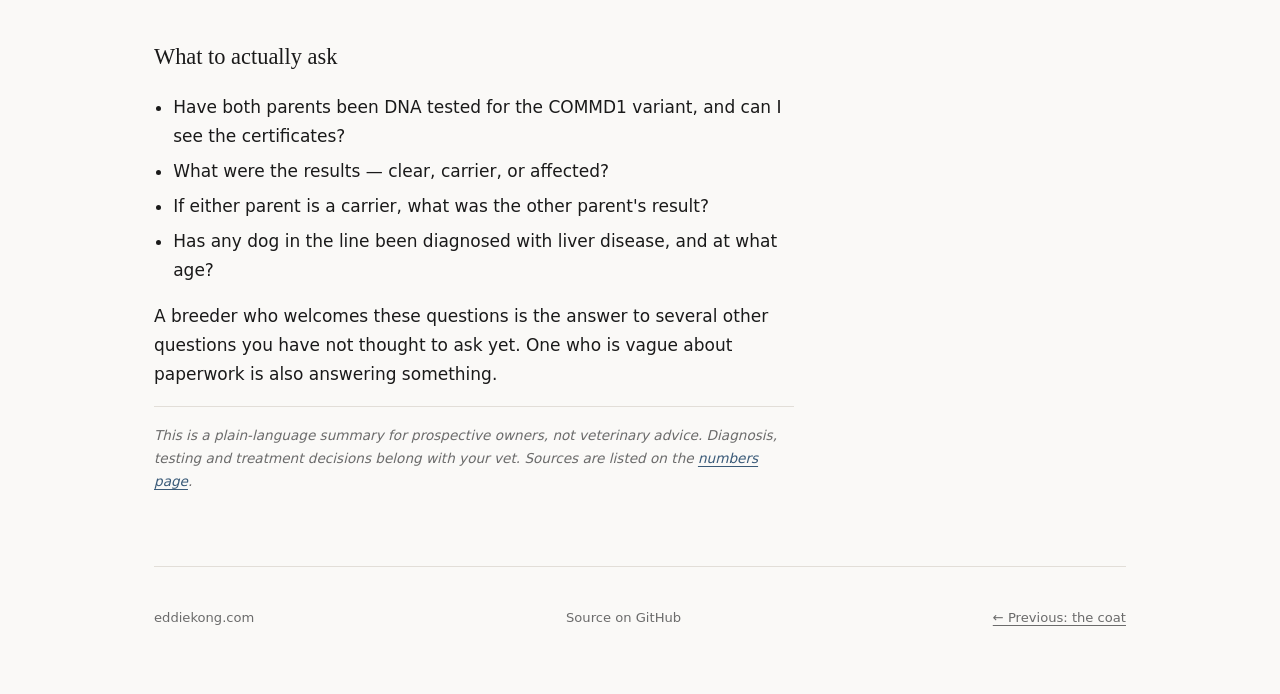
<file: blog/copper-testing.html>
<!doctype html>
<html lang="en">
<head>
<meta charset="utf-8">
<meta name="viewport" content="width=device-width, initial-scale=1">
<title>Copper testing, explained plainly — Bedlington Terrier</title>
<meta name="description" content="The one health question to ask a Bedlington breeder: what the COMMD1 test does and does not tell you, and how to read the three possible results.">
<link rel="canonical" href="https://eddiekong.com/blog/copper-testing.html">
<meta property="og:type" content="article">
<meta property="og:title" content="Copper testing, explained plainly">
<meta property="og:description" content="What the COMMD1 test does and does not tell you.">
<meta property="og:image" content="https://eddiekong.com/dog.jpg">
<meta property="og:url" content="https://eddiekong.com/blog/copper-testing.html">
<meta name="theme-color" content="#faf9f7">
<link rel="icon" href="data:image/svg+xml,<svg xmlns='http://www.w3.org/2000/svg' viewBox='0 0 100 100'><text y='.9em' font-size='90'>🐑</text></svg>">
<link rel="manifest" href="/site.webmanifest">
<link rel="alternate" type="application/rss+xml" title="The Bedlington Journal" href="/feed.xml">
<link rel="stylesheet" href="/assets/site.css">
<script>
  try {
    var t = localStorage.getItem("theme");
    if (t === "dark" || t === "light") document.documentElement.setAttribute("data-theme", t);
  } catch (e) {}
</script>
<script src="/assets/site.js" defer></script>
</head>
<body>

<a class="skip-link" href="#main">Skip to content</a>

<div class="wrap">

  <nav class="nav">
    <a class="nav-home" href="/">Bedlington</a>
    <button class="theme-toggle" id="theme-toggle" type="button">☾ Dark</button>
    <div class="nav-links">
      <a href="/">Guide</a>
      <a href="/gallery.html">Gallery</a>
      <a href="/numbers.html">Numbers</a>
      <a href="/blog/" aria-current="page">Journal</a>
      <a href="/search.html">Search</a>
    </div>
  </nav>

  <main id="main">

    <article class="article">

      <p class="post-meta">3 August 2026 · 5 min read · <a href="/blog/">Journal</a></p>
      <h1>Copper testing, explained plainly</h1>

      <p>
        If you ask a Bedlington breeder exactly one health question, make it this one.
        The breed is closely associated with an inherited copper storage disorder, and it
        is the rare case where a cheap cheek swab tells you something genuinely useful
        before you commit to a dog for the next fourteen years.
      </p>

      <h2>What the disease is</h2>

      <p>
        Healthy livers excrete surplus copper in bile. In affected Bedlingtons that
        clearance is impaired, so dietary copper accumulates in liver tissue over years.
        Enough accumulation damages the liver. It is inherited as an autosomal recessive
        trait, which is the technical way of saying a dog needs two copies of the faulty
        version — one from each parent — to be affected, and that two apparently healthy
        parents can produce an affected puppy.
      </p>

      <p>
        In most affected Bedlingtons the cause is a deletion in the <em>COMMD1</em> gene
        (older papers call it <em>MURR1</em>). That is what the commercial DNA test looks
        for.
      </p>

      <h2>The three results, and what each one means</h2>

      <ul>
        <li><strong>Clear</strong> — two normal copies. The dog will not develop the COMMD1 form of the disease and cannot pass a faulty copy on.</li>
        <li><strong>Carrier</strong> — one normal, one faulty. The dog itself is not expected to be affected, but half its puppies inherit the faulty copy on average. A carrier bred to a clear dog produces no affected puppies.</li>
        <li><strong>Affected</strong> — two faulty copies. At risk of copper accumulation, and every one of its puppies inherits at least one faulty copy.</li>
      </ul>

      <p>
        This is why "both parents tested clear" is a much stronger answer than "the
        puppies look fine". Under recessive inheritance, health you can see tells you
        very little about what a dog carries.
      </p>

      <h2>The caveat that matters</h2>

      <blockquote>
        A clear DNA test lowers the risk considerably. It does not reduce it to zero.
      </blockquote>

      <p>
        Copper accumulation has been reported in Bedlingtons that do not carry the COMMD1
        deletion, so the test cannot be read as a guarantee against liver disease in
        general — only against that specific known variant. The definitive assessment of
        how much copper is actually in a liver is a biopsy with quantitative copper
        measurement, which is a veterinary decision and not something a puppy buyer
        arranges on a hunch.
      </p>

      <p>
        Practically, that means the DNA result belongs in the same mental bucket as the
        rest of a breeder's paperwork: strong evidence, not a warranty.
      </p>

      <h2>What to actually ask</h2>

      <ul>
        <li>Have both parents been DNA tested for the COMMD1 variant, and can I see the certificates?</li>
        <li>What were the results — clear, carrier, or affected?</li>
        <li>If either parent is a carrier, what was the other parent's result?</li>
        <li>Has any dog in the line been diagnosed with liver disease, and at what age?</li>
      </ul>

      <p>
        A breeder who welcomes these questions is the answer to several other questions
        you have not thought to ask yet. One who is vague about paperwork is also
        answering something.
      </p>

      <p class="footnote">
        This is a plain-language summary for prospective owners, not veterinary advice.
        Diagnosis, testing and treatment decisions belong with your vet. Sources are
        listed on the <a href="/numbers.html">numbers page</a>.
      </p>

    </article>

    <!--
      Comments — off by default. To switch on: enable Discussions on the repo,
      install giscus.app, replace the four REPLACE_ME values, and uncomment.
      See README.md.
      <script src="https://giscus.app/client.js"
              data-repo="Eddie-Kong/Eddie-Kong.github.io"
              data-repo-id="REPLACE_ME"
              data-category="Announcements"
              data-category-id="REPLACE_ME"
              data-mapping="pathname"
              data-theme="preferred_color_scheme"
              crossorigin="anonymous"
              async></script>
    -->

  </main>

  <footer class="site-footer">
    <p>eddiekong.com</p>
    <p id="last-updated">Source on <a href="https://github.com/Eddie-Kong/Eddie-Kong.github.io" rel="noopener" target="_blank">GitHub</a></p>
    <p><a href="/blog/coat-and-clipping.html">← Previous: the coat</a></p>
  </footer>

</div>

</body>
</html>
</file>
<file: assets/site.css>
/* ------------------------------------------------------------------
   eddiekong.com — shared stylesheet
   Placeholder site: the layout is the skeleton for a future personal
   page; only the copy is about the dog for now.
   ------------------------------------------------------------------ */

/* ---------- tokens ----------
   Light palette lives on bare :root. The dark values are declared twice
   on purpose: once for people who never touch the toggle (system
   preference), once for people who did (data-theme). The :not() guard
   lets an explicit "light" choice win over a dark system setting.      */

:root {
  --ground:   #faf9f7;
  --ink:      #1a1a1a;
  --muted:    #6b6b6b;
  --hairline: #e2ded8;
  --accent:   #3a5a78;
  --panel:    #f2efe9;
  --shadow:   rgba(26, 26, 26, .08);

  --serif: Georgia, "Times New Roman", serif;
  --sans:  system-ui, -apple-system, "Segoe UI", "Microsoft YaHei", sans-serif;
  --mono:  ui-monospace, SFMono-Regular, Consolas, "Liberation Mono", monospace;
}

@media (prefers-color-scheme: dark) {
  :root:not([data-theme="light"]) {
    --ground:   #14151a;
    --ink:      #ece9e4;
    --muted:    #9a978f;
    --hairline: #2e3038;
    --accent:   #8fb4d4;
    --panel:    #1c1e25;
    --shadow:   rgba(0, 0, 0, .4);
  }
}

:root[data-theme="dark"] {
  --ground:   #14151a;
  --ink:      #ece9e4;
  --muted:    #9a978f;
  --hairline: #2e3038;
  --accent:   #8fb4d4;
  --panel:    #1c1e25;
  --shadow:   rgba(0, 0, 0, .4);
}

/* ---------- base ---------- */

* { box-sizing: border-box; }

html {
  -webkit-text-size-adjust: 100%;
  scroll-behavior: smooth;
}

@media (prefers-reduced-motion: reduce) {
  html { scroll-behavior: auto; }
  * { animation-duration: .01ms !important; transition-duration: .01ms !important; }
}

body {
  margin: 0;
  background: var(--ground);
  color: var(--ink);
  font-family: var(--sans);
  font-size: 17px;
  line-height: 1.7;
  -webkit-font-smoothing: antialiased;
}

h1, h2, h3, .display {
  font-family: var(--serif);
  font-weight: 400;
}

a {
  color: var(--accent);
  text-underline-offset: 3px;
}

:focus-visible {
  outline: 2px solid var(--accent);
  outline-offset: 3px;
}

.wrap {
  max-width: 1100px;
  margin: 0 auto;
  padding: 0 clamp(1.25rem, 5vw, 4rem);
}

.eyebrow {
  font-size: .72rem;
  letter-spacing: .18em;
  text-transform: uppercase;
  color: var(--muted);
  margin: 0 0 1.5rem;
}

.skip-link {
  position: absolute;
  left: -9999px;
}

.skip-link:focus {
  left: 1rem;
  top: 1rem;
  z-index: 20;
  background: var(--ground);
  border: 1px solid var(--accent);
  padding: .5rem .9rem;
}

/* ---------- nav ---------- */

.nav {
  display: flex;
  align-items: center;
  gap: 1.25rem;
  flex-wrap: wrap;
  padding: 1.1rem 0;
  border-bottom: 1px solid var(--hairline);
}

.nav-home {
  font-family: var(--serif);
  font-size: 1.05rem;
  color: var(--ink);
  text-decoration: none;
  white-space: nowrap;
}

.nav-links {
  display: flex;
  gap: 1.1rem;
  flex-wrap: wrap;
  margin-left: auto;
  font-size: .82rem;
  letter-spacing: .06em;
  text-transform: uppercase;
}

.nav-links a {
  color: var(--muted);
  text-decoration: none;
}

.nav-links a:hover,
.nav-links a[aria-current="page"] {
  color: var(--ink);
}

.nav-links a[aria-current="page"] {
  box-shadow: 0 1px 0 var(--accent);
}

.theme-toggle {
  border: 1px solid var(--hairline);
  background: transparent;
  color: var(--muted);
  font: inherit;
  font-size: .78rem;
  line-height: 1;
  padding: .45rem .7rem;
  cursor: pointer;
  border-radius: 2px;
}

.theme-toggle:hover {
  color: var(--ink);
  border-color: var(--accent);
}

/* ---------- page heads ---------- */

.page-head {
  padding: clamp(2.5rem, 7vw, 5rem) 0 clamp(1.5rem, 4vw, 2.5rem);
}

.page-head h1 {
  font-size: clamp(2.1rem, 6vw, 3.6rem);
  line-height: 1.04;
  letter-spacing: -.02em;
  margin: 0;
}

.page-head p {
  color: var(--muted);
  max-width: 58ch;
  margin: 1rem 0 0;
}

/* ---------- hero (home) ---------- */

.hero {
  display: grid;
  grid-template-columns: 1.05fr .95fr;
  gap: clamp(2rem, 5vw, 4.5rem);
  align-items: center;
  padding: clamp(3rem, 8vw, 6rem) 0 clamp(3rem, 7vw, 5rem);
}

.hero h1 {
  font-size: clamp(2.75rem, 8vw, 6rem);
  line-height: .98;
  letter-spacing: -.02em;
  margin: 0;
}

.deck {
  font-family: var(--serif);
  font-style: italic;
  font-size: clamp(1.1rem, 2.4vw, 1.45rem);
  color: var(--muted);
  margin: 1.25rem 0 0;
  padding-left: 1rem;
  border-left: 2px solid var(--accent);
}

.lede {
  margin: 1.75rem 0 0;
  max-width: 46ch;
}

.portrait {
  display: block;
  width: 100%;
  height: auto;
  aspect-ratio: 1280 / 1718;
  object-fit: cover;
  background: var(--panel);
}

figure { margin: 0; }

figcaption {
  font-size: .82rem;
  font-style: italic;
  color: var(--muted);
  margin-top: .7rem;
}

/* ---------- stat strip ---------- */

.stats {
  display: grid;
  grid-template-columns: repeat(4, 1fr);
  border-top: 1px solid var(--hairline);
  border-bottom: 1px solid var(--hairline);
  margin: 0;
}

.stat {
  padding: 1.5rem 1.25rem;
  border-left: 1px solid var(--hairline);
}

.stat:first-child { border-left: 0; padding-left: 0; }

.stat dt {
  font-size: .68rem;
  letter-spacing: .16em;
  text-transform: uppercase;
  color: var(--muted);
  margin-bottom: .45rem;
}

.stat dd {
  margin: 0;
  font-family: var(--serif);
  font-size: 1.05rem;
  line-height: 1.35;
}

/* ---------- numbered chapters ---------- */

section.chapter {
  display: grid;
  grid-template-columns: 5rem 1fr;
  gap: 0 2rem;
  padding: clamp(2.75rem, 6vw, 4.5rem) 0;
  border-bottom: 1px solid var(--hairline);
}

.num {
  font-family: var(--serif);
  font-size: 1rem;
  color: var(--accent);
  letter-spacing: .1em;
  padding-top: .55rem;
}

.chapter h2 {
  font-size: clamp(1.6rem, 3.6vw, 2.3rem);
  line-height: 1.15;
  letter-spacing: -.01em;
  margin: 0 0 1rem;
}

.chapter p {
  max-width: 62ch;
  margin: 0 0 1.05rem;
}

.chapter p:last-child { margin-bottom: 0; }

.note {
  margin-top: 1.75rem;
  padding: 1.25rem 1.4rem;
  background: var(--panel);
  border-left: 2px solid var(--accent);
  max-width: 62ch;
}

.note strong {
  display: block;
  font-size: .7rem;
  letter-spacing: .16em;
  text-transform: uppercase;
  color: var(--accent);
  margin-bottom: .5rem;
}

.note p { font-size: .95rem; }

/* ---------- click-to-load embeds ---------- */

.embed {
  position: relative;
  width: 100%;
  aspect-ratio: 16 / 9;
  background: var(--panel);
  border: 1px solid var(--hairline);
  overflow: hidden;
}

.embed iframe {
  position: absolute;
  inset: 0;
  width: 100%;
  height: 100%;
  border: 0;
}

.embed-launch {
  position: absolute;
  inset: 0;
  width: 100%;
  display: flex;
  flex-direction: column;
  align-items: center;
  justify-content: center;
  gap: .55rem;
  padding: 1.5rem;
  background: transparent;
  border: 0;
  color: var(--ink);
  font: inherit;
  text-align: center;
  cursor: pointer;
}

.embed-launch:hover { background: var(--shadow); }

.embed-play {
  width: 3.25rem;
  height: 3.25rem;
  border: 1px solid var(--accent);
  border-radius: 50%;
  display: grid;
  place-items: center;
  color: var(--accent);
  font-size: 1rem;
  line-height: 1;
}

.embed-title {
  font-family: var(--serif);
  font-size: 1.05rem;
  max-width: 34ch;
}

.embed-host {
  font-size: .72rem;
  letter-spacing: .14em;
  text-transform: uppercase;
  color: var(--muted);
}

.embed-caption {
  font-size: .82rem;
  font-style: italic;
  color: var(--muted);
  margin: .7rem 0 0;
}

.embed-grid {
  display: grid;
  grid-template-columns: 1fr 1fr;
  gap: 2rem;
}

/* ---------- gallery ---------- */

.gallery {
  display: grid;
  grid-template-columns: repeat(auto-fill, minmax(240px, 1fr));
  gap: 1.5rem;
  padding-bottom: clamp(2rem, 5vw, 3.5rem);
  margin: 0;
  list-style: none;
}

.gallery li { margin: 0; }

.gallery button {
  display: block;
  width: 100%;
  padding: 0;
  border: 1px solid var(--hairline);
  background: var(--panel);
  cursor: zoom-in;
}

.gallery img {
  display: block;
  width: 100%;
  height: auto;
}

.gallery figcaption { padding: 0 0 .2rem; }

.lightbox {
  position: fixed;
  inset: 0;
  z-index: 50;
  display: none;
  align-items: center;
  justify-content: center;
  padding: clamp(1rem, 4vw, 3rem);
  background: rgba(10, 10, 12, .92);
}

.lightbox[open],
.lightbox.is-open { display: flex; }

.lightbox img {
  max-width: 100%;
  max-height: 82vh;
  object-fit: contain;
}

.lightbox-caption {
  position: absolute;
  left: 0;
  right: 0;
  bottom: 1.25rem;
  text-align: center;
  color: #d8d5cf;
  font-size: .85rem;
  font-style: italic;
  padding: 0 1.5rem;
}

.lightbox-close {
  position: absolute;
  top: 1rem;
  right: 1.25rem;
  background: transparent;
  border: 1px solid #6a6a6a;
  color: #e8e5e0;
  font: inherit;
  padding: .3rem .7rem;
  cursor: pointer;
}

/* ---------- charts / numbers page ---------- */

.chart {
  margin: 0 0 2.5rem;
  max-width: 42rem;
}

.chart h3 {
  font-size: 1.05rem;
  margin: 0 0 .2rem;
}

.chart-note {
  font-size: .82rem;
  color: var(--muted);
  margin: 0 0 1rem;
}

.chart svg {
  display: block;
  width: 100%;
  height: auto;
  overflow: visible;
}

.chart-bar-track { fill: var(--panel); }
.chart-bar-fill  { fill: var(--accent); }
.chart-label     { fill: var(--ink); font-size: 13px; font-family: var(--sans); }
.chart-value     { fill: var(--muted); font-size: 12px; font-family: var(--sans); }
.chart-axis      { stroke: var(--hairline); stroke-width: 1; }

.swatches {
  display: grid;
  grid-template-columns: repeat(auto-fit, minmax(190px, 1fr));
  gap: 1.25rem;
  margin: 0 0 2.5rem;
  padding: 0;
  list-style: none;
}

.swatch-chip {
  height: 4.5rem;
  border: 1px solid var(--hairline);
}

.swatch h4 {
  font-family: var(--serif);
  font-weight: 400;
  font-size: 1rem;
  margin: .6rem 0 .2rem;
}

.swatch p {
  font-size: .82rem;
  color: var(--muted);
  margin: 0;
}

.data-table {
  width: 100%;
  border-collapse: collapse;
  font-size: .92rem;
  margin-bottom: 2rem;
}

.data-table th,
.data-table td {
  text-align: left;
  padding: .7rem .9rem .7rem 0;
  border-bottom: 1px solid var(--hairline);
  vertical-align: top;
}

.data-table th {
  font-size: .68rem;
  letter-spacing: .14em;
  text-transform: uppercase;
  color: var(--muted);
  font-weight: 400;
}

.table-scroll { overflow-x: auto; }

/* ---------- blog ---------- */

.post-list {
  list-style: none;
  margin: 0;
  padding: 0 0 clamp(2rem, 5vw, 3.5rem);
}

.post-list li {
  padding: 1.75rem 0;
  border-bottom: 1px solid var(--hairline);
}

.post-list h2 {
  font-size: clamp(1.35rem, 3vw, 1.8rem);
  margin: .3rem 0 .5rem;
}

.post-list h2 a {
  color: var(--ink);
  text-decoration: none;
}

.post-list h2 a:hover { color: var(--accent); }

.post-list p {
  margin: 0;
  color: var(--muted);
  max-width: 62ch;
}

.post-meta {
  font-size: .7rem;
  letter-spacing: .14em;
  text-transform: uppercase;
  color: var(--muted);
}

.article {
  max-width: 40rem;
  padding: clamp(2.5rem, 7vw, 5rem) 0 clamp(2rem, 5vw, 3.5rem);
}

/* A full sentence set in the uppercase .post-meta style is unreadable;
   closing notes get their own quieter treatment. */
.footnote {
  margin-top: 2.75rem;
  padding-top: 1.1rem;
  border-top: 1px solid var(--hairline);
  font-size: .85rem;
  font-style: italic;
  color: var(--muted);
}

.article h1 {
  font-size: clamp(2rem, 5vw, 3rem);
  line-height: 1.08;
  letter-spacing: -.02em;
  margin: .5rem 0 1rem;
}

.article h2 {
  font-size: 1.4rem;
  margin: 2.25rem 0 .75rem;
}

.article p { margin: 0 0 1.05rem; }

.article ul { padding-left: 1.2rem; }

.article li { margin-bottom: .4rem; }

.article blockquote {
  margin: 1.75rem 0;
  padding-left: 1.1rem;
  border-left: 2px solid var(--accent);
  font-family: var(--serif);
  font-style: italic;
  color: var(--muted);
}

/* ---------- search ---------- */

.search-form { padding-bottom: 1.5rem; }

.search-input {
  width: 100%;
  max-width: 32rem;
  font: inherit;
  color: var(--ink);
  background: var(--ground);
  border: 1px solid var(--hairline);
  border-bottom-width: 2px;
  padding: .7rem .9rem;
}

.search-input:focus {
  border-bottom-color: var(--accent);
  outline: none;
}

.search-status {
  font-size: .82rem;
  color: var(--muted);
  margin: .8rem 0 0;
}

.search-results {
  list-style: none;
  margin: 1.5rem 0 0;
  padding: 0 0 clamp(2rem, 5vw, 3.5rem);
}

.search-results li {
  padding: 1.2rem 0;
  border-bottom: 1px solid var(--hairline);
}

.search-results h2 {
  font-size: 1.15rem;
  margin: 0 0 .3rem;
}

.search-results h2 a {
  color: var(--ink);
  text-decoration: none;
}

.search-results h2 a:hover { color: var(--accent); }

.search-results p {
  margin: 0;
  font-size: .9rem;
  color: var(--muted);
}

.search-results mark {
  background: var(--panel);
  color: var(--ink);
  padding: 0 .15em;
}

/* ---------- contact / misc ---------- */

.button-link {
  display: inline-block;
  border: 1px solid var(--accent);
  color: var(--accent);
  text-decoration: none;
  padding: .55rem 1.1rem;
  font-size: .85rem;
  letter-spacing: .04em;
}

.button-link:hover {
  background: var(--accent);
  color: var(--ground);
}

.downloads {
  list-style: none;
  padding: 0;
  margin: 1.25rem 0 0;
  font-size: .9rem;
}

.downloads li { margin-bottom: .45rem; }

.downloads code {
  font-family: var(--mono);
  font-size: .85em;
  color: var(--muted);
}

/* ---------- footer ---------- */

footer.site-footer {
  border-top: 1px solid var(--hairline);
  padding: 2.5rem 0 4rem;
  font-size: .82rem;
  color: var(--muted);
  display: flex;
  flex-wrap: wrap;
  gap: .5rem 1.5rem;
  justify-content: space-between;
}

footer.site-footer p { margin: 0; }

footer.site-footer a { color: var(--muted); }

footer.site-footer a:hover { color: var(--accent); }

/* ---------- narrow ---------- */

@media (max-width: 760px) {
  .hero {
    grid-template-columns: 1fr;
    gap: 2.5rem;
  }

  .stats { grid-template-columns: 1fr 1fr; }

  .stat {
    border-top: 1px solid var(--hairline);
    padding: 1.1rem 1rem;
  }

  .stat:nth-child(-n+2) { border-top: 0; }
  .stat:nth-child(odd)  { border-left: 0; padding-left: 0; }

  section.chapter {
    grid-template-columns: 1fr;
    gap: 0;
  }

  .num { padding: 0 0 .35rem; }

  .embed-grid { grid-template-columns: 1fr; }

  .nav-links {
    margin-left: 0;
    width: 100%;
    order: 3;
    font-size: .76rem;
    gap: .9rem;
  }

  .theme-toggle { margin-left: auto; }
}

/* ---------- print ----------
   Everything interactive is noise on paper; embeds print as their
   caption text instead of an empty grey box.                       */

@media print {
  :root {
    --ground: #fff;
    --ink: #000;
    --muted: #444;
    --hairline: #bbb;
    --accent: #000;
    --panel: #f2f2f2;
  }

  .nav,
  .theme-toggle,
  .skip-link,
  .embed,
  .search-form,
  .lightbox,
  .site-footer a[data-github-updated] {
    display: none !important;
  }

  body { font-size: 11pt; }

  .wrap { max-width: none; padding: 0; }

  section.chapter { break-inside: avoid; page-break-inside: avoid; }

  a[href^="http"]::after {
    content: " (" attr(href) ")";
    font-size: .8em;
    color: #555;
  }
}
</file>
